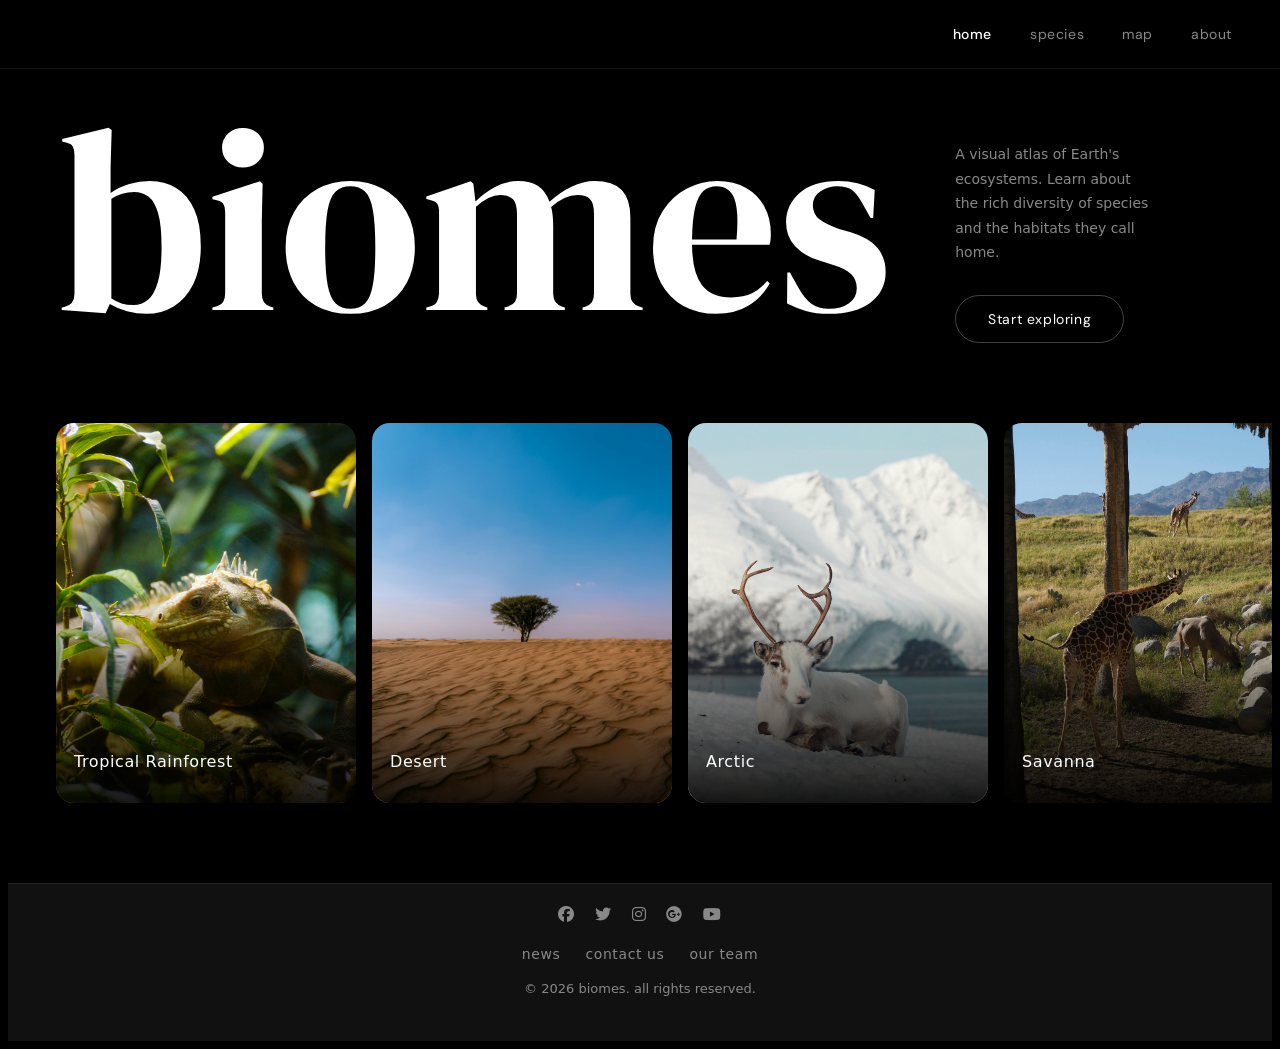
<file: index.html>
<!DOCTYPE html>
<html lang="en">
<head>
  <meta charset="UTF-8">
  <meta name="description" content="Biomes website">
  <meta name="keywords" content="Earth, ecosystems, species">
  <meta name="viewport" content="width=device-width, initial-scale=1.0">
  <title>biomes</title>
  <link rel="stylesheet" href="style/style.css">
  <link rel="stylesheet" href="https://cdnjs.cloudflare.com/ajax/libs/font-awesome/6.5.1/css/all.min.css" integrity="sha512-DTOQO9RWCH3ppGqcWaEA1BIZOC6xxalwEsw9c2QQeAIftl+Vegovlnee1c9QX4TctnWMn13TZye+giMm8e2LwA==" crossorigin="anonymous" referrerpolicy="no-referrer">
  <link rel="icon" href="images/logo.png" type="image/gif">
  <link href="https://fonts.googleapis.com/css2?family=DM+Sans:wght@300;400;500;600&family=DM+Serif+Display&display=swap" rel="stylesheet">
</head>
<body>

<header>
  <nav>
    <a href="index.html" class="active">home</a>
    <a href="species.html">species</a>
    <a href="map.html">map</a>
    <a href="about.html">about</a>
  </nav>
</header>

<main>
  <section class="hero">
    <h1 class="hero-title">biomes</h1>
    <section class="hero-right">
      <p class="hero-desc">
        A visual atlas of Earth's ecosystems. Learn about the rich diversity
        of species and the habitats they call home.
      </p>
      <a class="btn" href="newspaper.html">Start exploring</a>
    </section>
  </section>

  <section class="cards-row">
    <a class="biome-card" href="tropicalrainforest.html">
      <img src="images/tropicalrainforest.jpg" alt="Tropical Rainforest">
      <span class="card-overlay"></span>
      <p class="card-info">Tropical Rainforest</p>
    </a>

    <a class="biome-card" href="desert.html">
      <img src="images/desertpic.jpg" alt="Desert">
      <span class="card-overlay"></span>
      <p class="card-info">Desert</p>
    </a>

    <a class="biome-card" href="arctic.html">
      <img src="images/arcticpic.jpg" alt="Arctic">
      <span class="card-overlay"></span>
      <p class="card-info">Arctic</p>
    </a>

    <a class="biome-card" href="savanna.html">
      <img src="images/savannapic.jpg" alt="Savanna">
      <span class="card-overlay"></span>
      <p class="card-info">Savanna</p>
    </a>

    <a class="biome-card" href="ocean.html">
      <img src="images/oceanpic.jpg" alt="Ocean">
      <span class="card-overlay"></span>
      <p class="card-info">Ocean</p>
    </a>
  </section>
</main>

<footer class="footer">
  <section class="footerIcons">
    <a href="https://www.facebook.com/"><i class="fa-brands fa-facebook"></i></a>
    <a href="https://x.com/?lang=en-ie"><i class="fa-brands fa-twitter"></i></a>
    <a href="https://www.instagram.com/"><i class="fa-brands fa-instagram"></i></a>
    <a href="https://www.google.com/"><i class="fa-brands fa-google-plus"></i></a>
    <a href="https://www.youtube.com/"><i class="fa-brands fa-youtube"></i></a>
  </section>

  <ul class="footerMenu">
    <li><a href="newspaper.html">news</a></li>
    <li><a href="contact.html">contact us</a></li>
    <li><a href="team.html">our team</a></li>
  </ul>

  <section class="footerBottom">
    <p class="footer-copy">&copy; 2026 biomes. all rights reserved.</p>
  </section>
</footer>

</body>
</html>
</file>
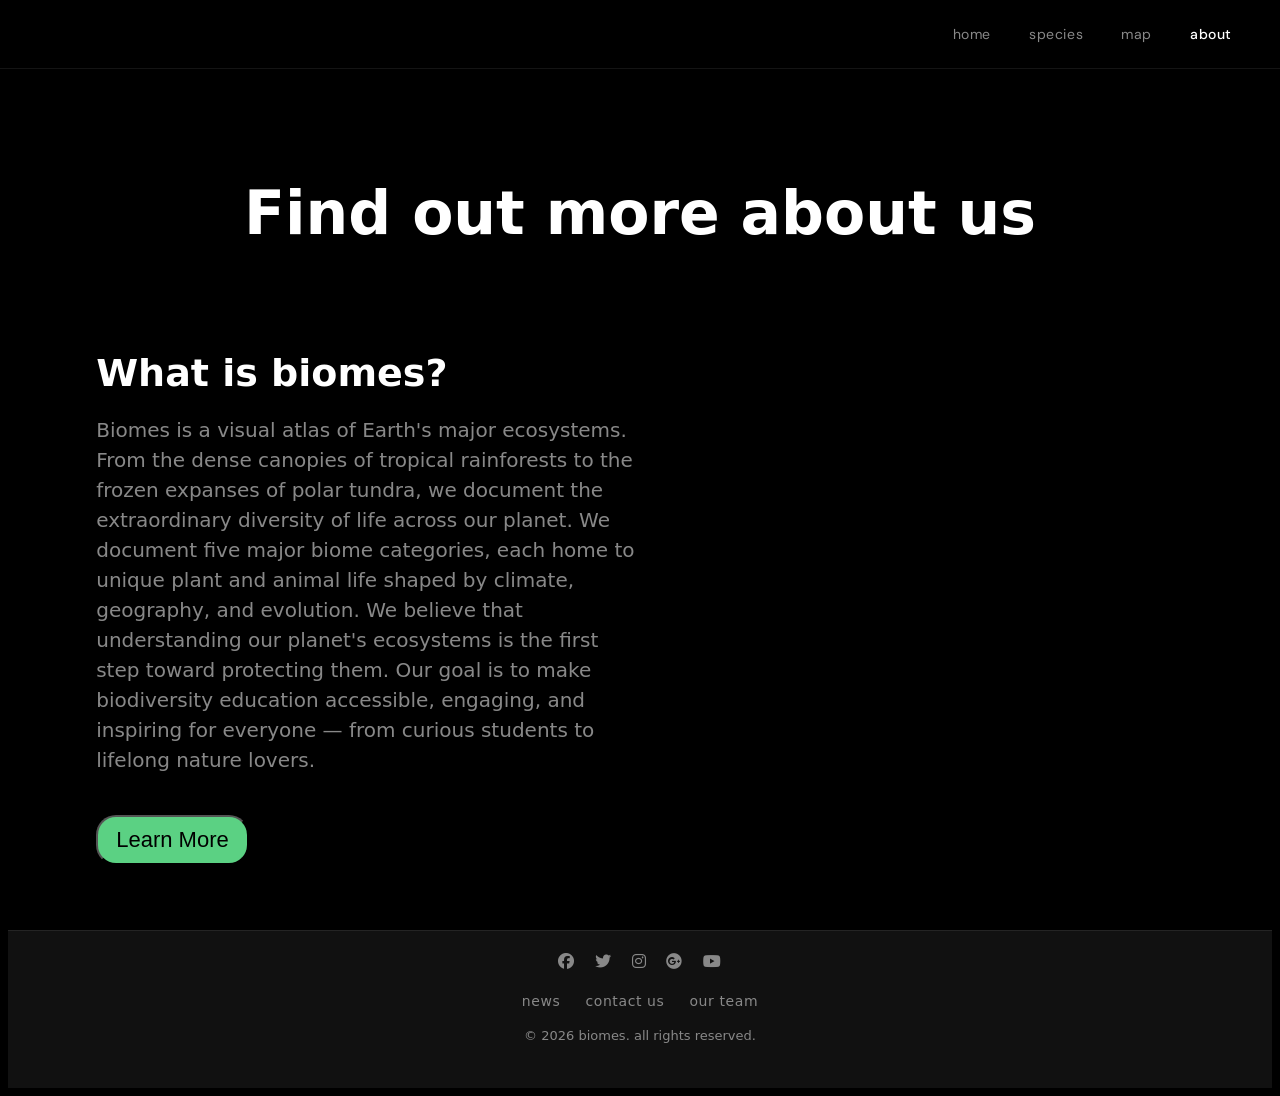
<file: about.html>
<!DOCTYPE html>
<html lang="en">
<head>
  <meta charset="UTF-8">
  <meta name="viewport" content="width=device-width, initial-scale=1.0">
  <meta name="keywords" content="Biomes, plant & animal">
  <link rel="stylesheet" href="style/style.css">
  <link rel="stylesheet" href="https://cdnjs.cloudflare.com/ajax/libs/font-awesome/6.5.1/css/all.min.css" integrity="sha512-DTOQO9RWCH3ppGqcWaEA1BIZOC6xxalwEsw9c2QQeAIftl+Vegovlnee1c9QX4TctnWMn13TZye+giMm8e2LwA==" crossorigin="anonymous" referrerpolicy="no-referrer">
  <link rel="icon" href="images/logo.png" type="image/gif">
  <link href="https://fonts.googleapis.com/css2?family=DM+Sans:wght@300;400;500;600&family=DM+Serif+Display&display=swap" rel="stylesheet">
  <title>about</title>
</head>
<body>

<header>
  <nav>
    <a href="index.html">home</a>
    <a href="species.html">species</a>
    <a href="map.html">map</a>
    <a href="about.html" class="active">about</a>
  </nav>
</header>

<main>
  <section class="about-hero">
    <h2 class="page-title">Find out more about us</h2>
    <section class="about-container">
      <section class="about-content">
        <h3>What is biomes?</h3>
        <p>Biomes is a visual atlas of Earth's major ecosystems. From the dense canopies of tropical rainforests to the frozen expanses of polar tundra, we document the extraordinary diversity of life across our planet.
We document five major biome categories, each home to unique plant and animal life shaped by climate, geography, and evolution.
We believe that understanding our planet's ecosystems is the first step toward protecting them. Our goal is to make biodiversity education accessible, engaging, and inspiring for everyone — from curious students to lifelong nature lovers.
        </p>
        <button class="about-button"><a href="learnmore.html">Learn More</a></button>
      </section>
      <section class="about-video">
        <iframe width="560" height="315" src="https://www.youtube.com/embed/Im_CndTJ5Jc?si=a_LTKWchzepNbkXV" title="YouTube video player" frameborder="0" allow="accelerometer; autoplay; clipboard-write; encrypted-media; gyroscope; picture-in-picture; web-share" referrerpolicy="strict-origin-when-cross-origin" allowfullscreen></iframe>
      </section>
    </section>
  </section>
</main>

<footer class="footer">
  <section class="footerIcons">
    <a href="https://www.facebook.com/"><i class="fa-brands fa-facebook"></i></a>
    <a href="https://x.com/?lang=en-ie"><i class="fa-brands fa-twitter"></i></a>
    <a href="https://www.instagram.com/"><i class="fa-brands fa-instagram"></i></a>
    <a href="https://www.google.com/"><i class="fa-brands fa-google-plus"></i></a>
    <a href="https://www.youtube.com/"><i class="fa-brands fa-youtube"></i></a>
  </section>

  <ul class="footerMenu">
    <li><a href="newspaper.html">news</a></li>
    <li><a href="contact.html">contact us</a></li>
    <li><a href="team.html">our team</a></li>
  </ul>

  <section class="footerBottom">
    <p class="footer-copy">&copy; 2026 biomes. all rights reserved.</p>
  </section>
</footer>

</body>
</html>
</file>
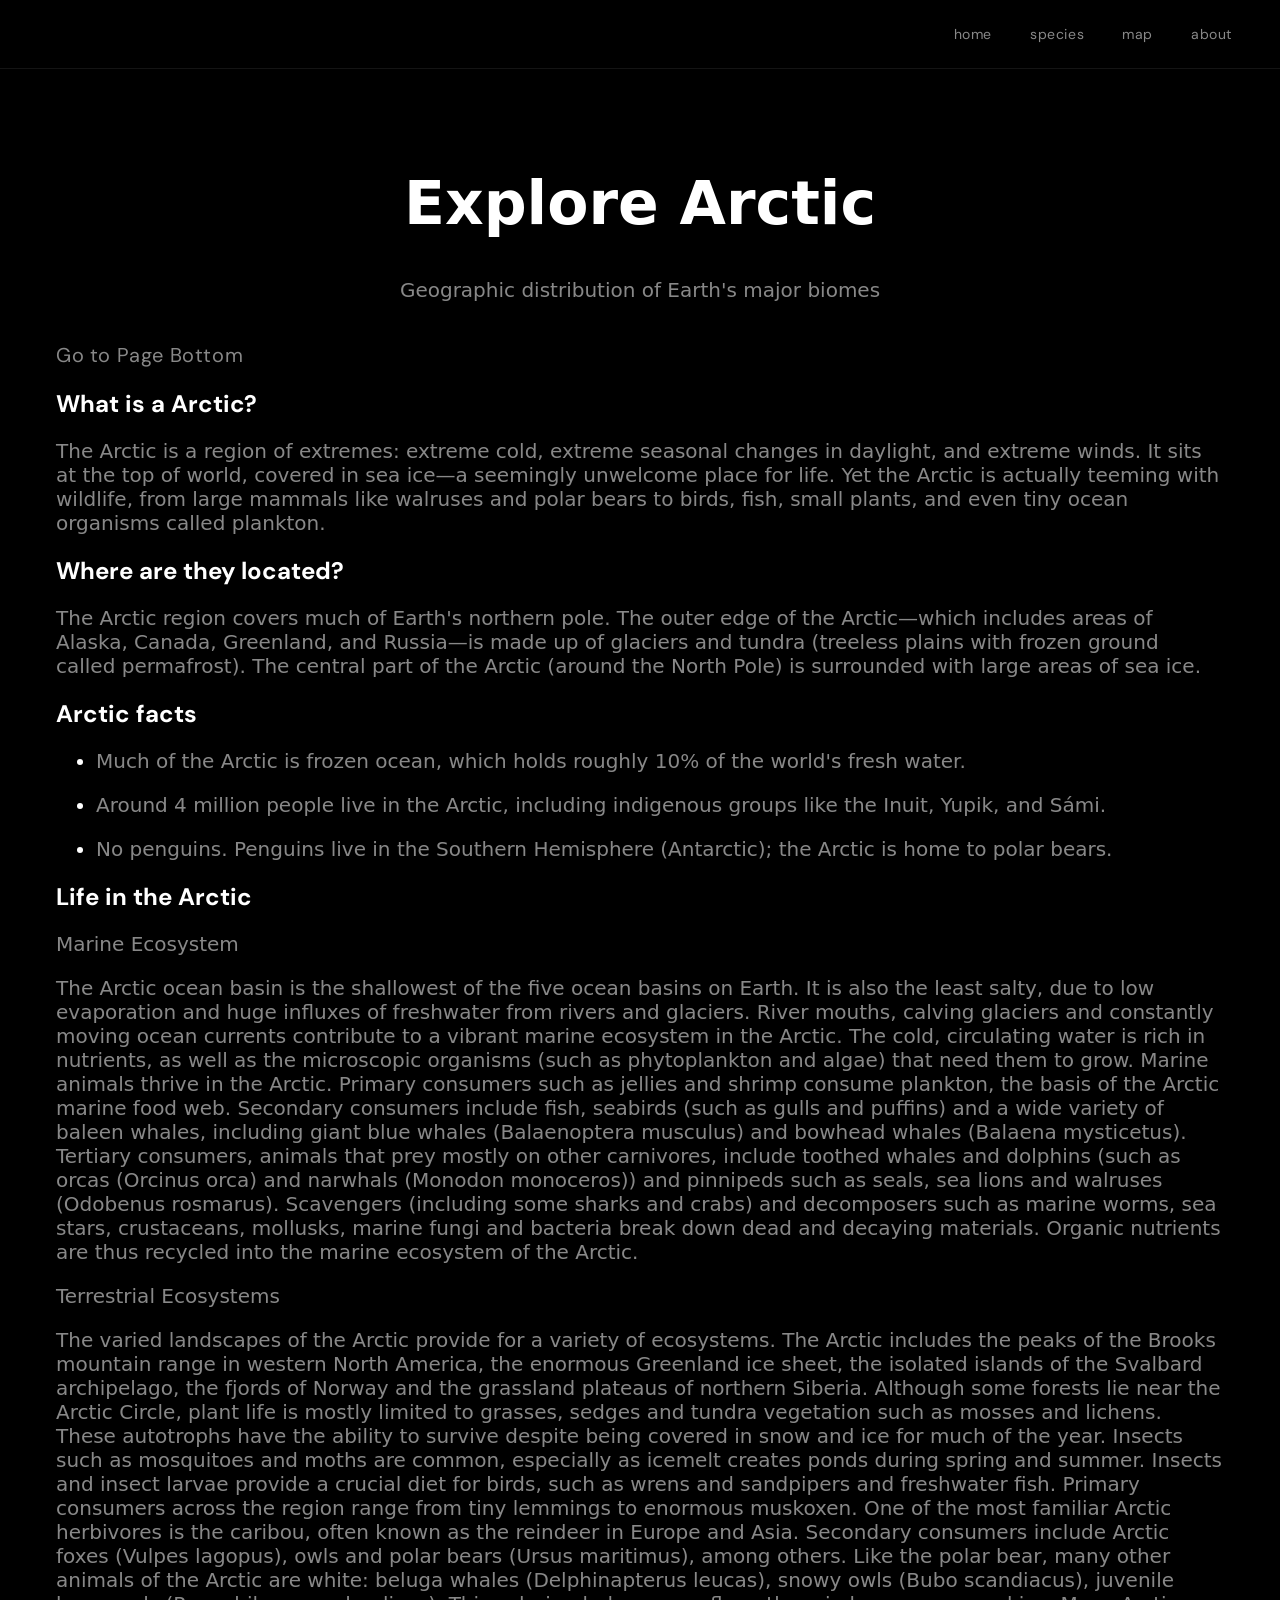
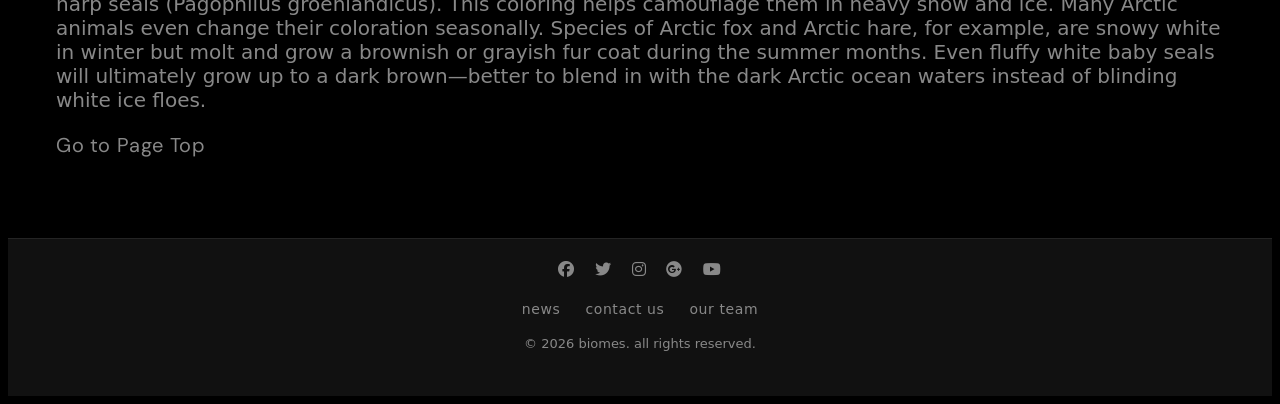
<file: arctic.html>
<!DOCTYPE html>
<html lang="en">
<head>
  <meta charset="UTF-8">
  <meta name="viewport" content="width=device-width, initial-scale=1.0">
  <meta name="keywords" content="Arctic, ecosystems & animals">
  <title>arctic</title>
  <link rel="stylesheet" href="style/style.css">
  <link rel="stylesheet" href="https://cdnjs.cloudflare.com/ajax/libs/font-awesome/6.5.1/css/all.min.css" integrity="sha512-DTOQO9RWCH3ppGqcWaEA1BIZOC6xxalwEsw9c2QQeAIftl+Vegovlnee1c9QX4TctnWMn13TZye+giMm8e2LwA==" crossorigin="anonymous" referrerpolicy="no-referrer">
  <link rel="icon" href="images/logo.png" type="image/gif">
  <link href="https://fonts.googleapis.com/css2?family=DM+Sans:wght@300;400;500;600&family=DM+Serif+Display&display=swap" rel="stylesheet">
</head>
<body>

<header>
  <nav>
    <a href="index.html">home</a>
    <a href="species.html">species</a>
    <a href="map.html">map</a>
    <a href="about.html">about</a>
  </nav>
</header>

<main class="content">
  <h1 class="page-title">Explore Arctic</h1>
  <p class="page-subtitle">Geographic distribution of Earth's major biomes</p>

  <a id="top"></a>
  <a href="#bottom">Go to Page Bottom</a>

  <section>
    <article>
      <h2>What is a Arctic?</h2>
      <p>The Arctic is a region of extremes: extreme cold, extreme seasonal changes in daylight, and extreme winds. It sits at the top of world, covered in sea ice—a seemingly unwelcome place for life. Yet the Arctic is actually teeming with wildlife, from large mammals like walruses and polar bears to birds, fish, small plants, and even tiny ocean organisms called plankton.</p>
      <h2>Where are they located?</h2>
      <p>The Arctic region covers much of Earth's northern pole. The outer edge of the Arctic—which includes areas of Alaska, Canada, Greenland, and Russia—is made up of glaciers and tundra (treeless plains with frozen ground called permafrost). The central part of the Arctic (around the North Pole) is surrounded with large areas of sea ice.</p>

      <aside>
        <h2>Arctic facts</h2>
        <ul>
          <li><p>Much of the Arctic is frozen ocean, which holds roughly 10% of the world's fresh water.</p></li>
          <li><p>Around 4 million people live in the Arctic, including indigenous groups like the Inuit, Yupik, and Sámi.</p></li>
          <li><p>No penguins. Penguins live in the Southern Hemisphere (Antarctic); the Arctic is home to polar bears.</p></li>
        </ul>
      </aside>

        <h2>Life in the Arctic</h2>
        <p>Marine Ecosystem</p>
        <p>The Arctic ocean basin is the shallowest of the five ocean basins on Earth. It is also the least salty, due to low evaporation and huge influxes of freshwater from rivers and glaciers.
        River mouths, calving glaciers and constantly moving ocean currents contribute to a vibrant marine ecosystem in the Arctic. The cold, circulating water is rich in nutrients, as well as the microscopic organisms (such as phytoplankton and algae) that need them to grow.
        Marine animals thrive in the Arctic. Primary consumers such as jellies and shrimp consume plankton, the basis of the Arctic marine food web.
        Secondary consumers include fish, seabirds (such as gulls and puffins) and a wide variety of baleen whales, including giant blue whales (Balaenoptera musculus) and bowhead whales (Balaena mysticetus).
        Tertiary consumers, animals that prey mostly on other carnivores, include toothed whales and dolphins (such as orcas (Orcinus orca) and narwhals (Monodon monoceros)) and pinnipeds such as seals, sea lions and walruses (Odobenus rosmarus).
        Scavengers (including some sharks and crabs) and decomposers such as marine worms, sea stars, crustaceans, mollusks, marine fungi and bacteria break down dead and decaying materials. Organic nutrients are thus recycled into the marine ecosystem of the Arctic.</p>
        <p>Terrestrial Ecosystems</p>
        <p>The varied landscapes of the Arctic provide for a variety of ecosystems. The Arctic includes the peaks of the Brooks mountain range in western North America, the enormous Greenland ice sheet, the isolated islands of the Svalbard archipelago, the fjords of Norway and the grassland plateaus of northern Siberia.
        Although some forests lie near the Arctic Circle, plant life is mostly limited to grasses, sedges and tundra vegetation such as mosses and lichens. These autotrophs have the ability to survive despite being covered in snow and ice for much of the year.
        Insects such as mosquitoes and moths are common, especially as icemelt creates ponds during spring and summer. Insects and insect larvae provide a crucial diet for birds, such as wrens and sandpipers and freshwater fish.
        Primary consumers across the region range from tiny lemmings to enormous muskoxen. One of the most familiar Arctic herbivores is the caribou, often known as the reindeer in Europe and Asia.
        Secondary consumers include Arctic foxes (Vulpes lagopus), owls and polar bears (Ursus maritimus), among others.
        Like the polar bear, many other animals of the Arctic are white: beluga whales (Delphinapterus leucas), snowy owls (Bubo scandiacus), juvenile harp seals (Pagophilus groenlandicus). This coloring helps camouflage them in heavy snow and ice.
        Many Arctic animals even change their coloration seasonally. Species of Arctic fox and Arctic hare, for example, are snowy white in winter but molt and grow a brownish or grayish fur coat during the summer months. Even fluffy white baby seals will ultimately grow up to a dark brown—better to blend in with the dark Arctic ocean waters instead of blinding white ice floes.</p>
      </aside>
    </article>

    <a id="bottom"></a>
    <a href="#top">Go to Page Top</a>
  </section>
</main>

<footer class="footer">
  <section class="footerIcons">
    <a href="https://www.facebook.com/"><i class="fa-brands fa-facebook"></i></a>
    <a href="https://x.com/?lang=en-ie"><i class="fa-brands fa-twitter"></i></a>
    <a href="https://www.instagram.com/"><i class="fa-brands fa-instagram"></i></a>
    <a href="https://www.google.com/"><i class="fa-brands fa-google-plus"></i></a>
    <a href="https://www.youtube.com/"><i class="fa-brands fa-youtube"></i></a>
  </section>

  <ul class="footerMenu">
    <li><a href="newspaper.html">news</a></li>
    <li><a href="contact.html">contact us</a></li>
    <li><a href="team.html">our team</a></li>
  </ul>

  <section class="footerBottom">
    <p class="footer-copy">&copy; 2026 biomes. all rights reserved.</p>
  </section>
</footer>

</body>
</html>
</file>
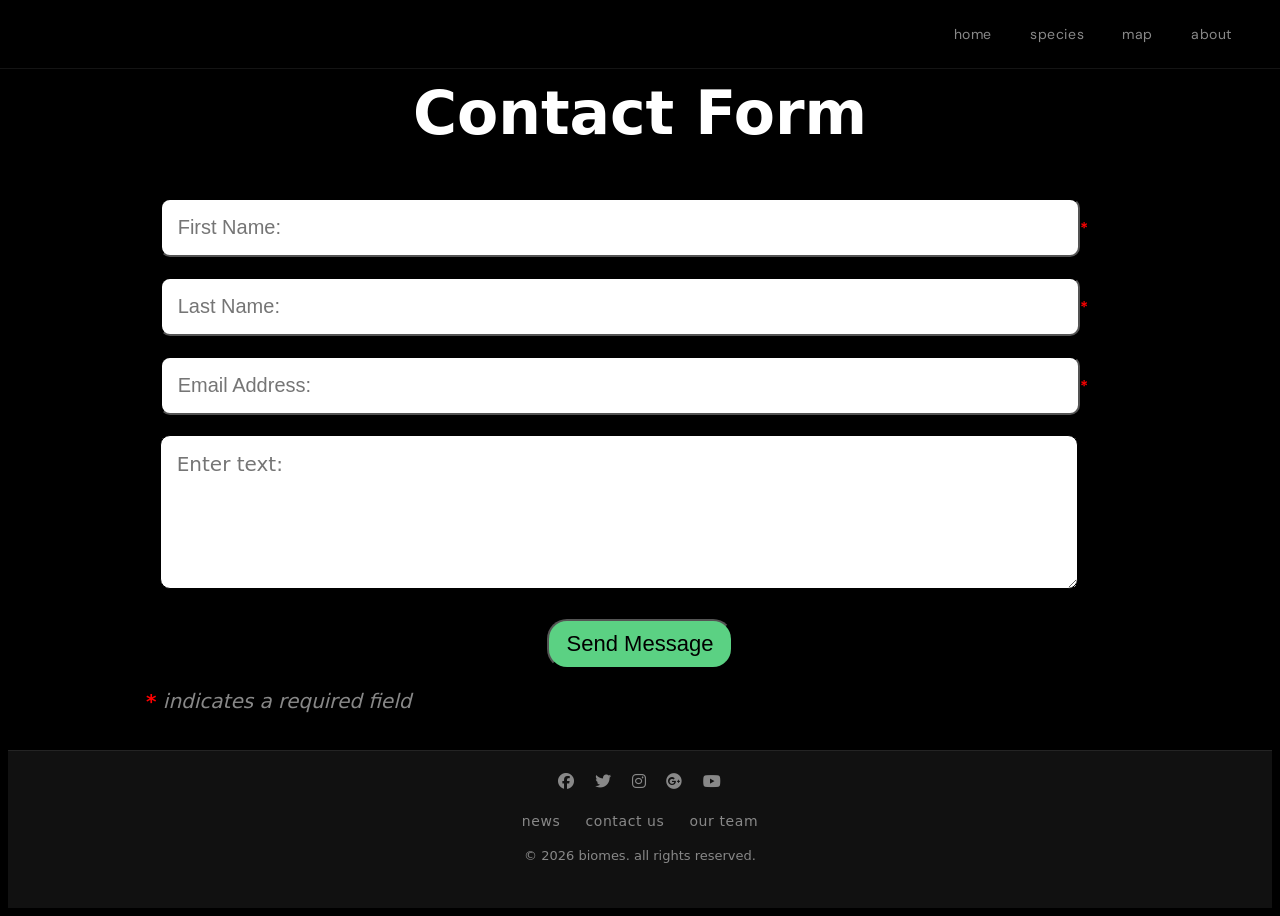
<file: contact.html>
<!DOCTYPE html>
<html lang="en">
<head>
  <meta charset="UTF-8">
  <meta name="viewport" content="width=device-width, initial-scale=1.0">
    <meta name="keywords" content="Contact page, biomes">
  <title>contact</title>
  <link rel="stylesheet" href="style/style.css">
  <link rel="stylesheet" href="https://cdnjs.cloudflare.com/ajax/libs/font-awesome/6.5.1/css/all.min.css" integrity="sha512-DTOQO9RWCH3ppGqcWaEA1BIZOC6xxalwEsw9c2QQeAIftl+Vegovlnee1c9QX4TctnWMn13TZye+giMm8e2LwA==" crossorigin="anonymous" referrerpolicy="no-referrer">
  <link rel="icon" href="images/logo.png" type="image/gif">
  <link href="https://fonts.googleapis.com/css2?family=DM+Sans:wght@300;400;500;600&family=DM+Serif+Display&display=swap" rel="stylesheet">
</head>
<body>

<header>
  <nav>
    <a href="index.html">home</a>
    <a href="species.html">species</a>
    <a href="map.html">map</a>
    <a href="about.html">about</a>
  </nav>
</header>

<main>
  <section>
    <h1 class="contact-title">Contact Form</h1>
    <form action="http://foo.com" method="get">
      <input type="text" name="first" placeholder="First Name:"><span class="required">*</span>
      <input type="text" name="last" placeholder="Last Name:"><span class="required">*</span>
      <input type="email" name="email" placeholder="Email Address:"><span class="required">*</span>
      <textarea rows="5" cols="60" name="message" placeholder="Enter text:" autocomplete="off" required></textarea>
      <button type="submit">Send Message</button>
    </form>
    <p style="margin-left: 138px"><span class="required">*</span> <em> indicates a required field</em></p>
  </section>
</main>

<footer class="footer">
  <section class="footerIcons">
    <a href="https://www.facebook.com/"><i class="fa-brands fa-facebook"></i></a>
    <a href="https://x.com/?lang=en-ie"><i class="fa-brands fa-twitter"></i></a>
    <a href="https://www.instagram.com/"><i class="fa-brands fa-instagram"></i></a>
    <a href="https://www.google.com/"><i class="fa-brands fa-google-plus"></i></a>
    <a href="https://www.youtube.com/"><i class="fa-brands fa-youtube"></i></a>
  </section>

  <ul class="footerMenu">
    <li><a href="newspaper.html">news</a></li>
    <li><a href="contact.html">contact us</a></li>
    <li><a href="team.html">our team</a></li>
  </ul>

  <section class="footerBottom">
    <p class="footer-copy">&copy; 2026 biomes. all rights reserved.</p>
  </section>
</footer>

</body>
</html>
</file>
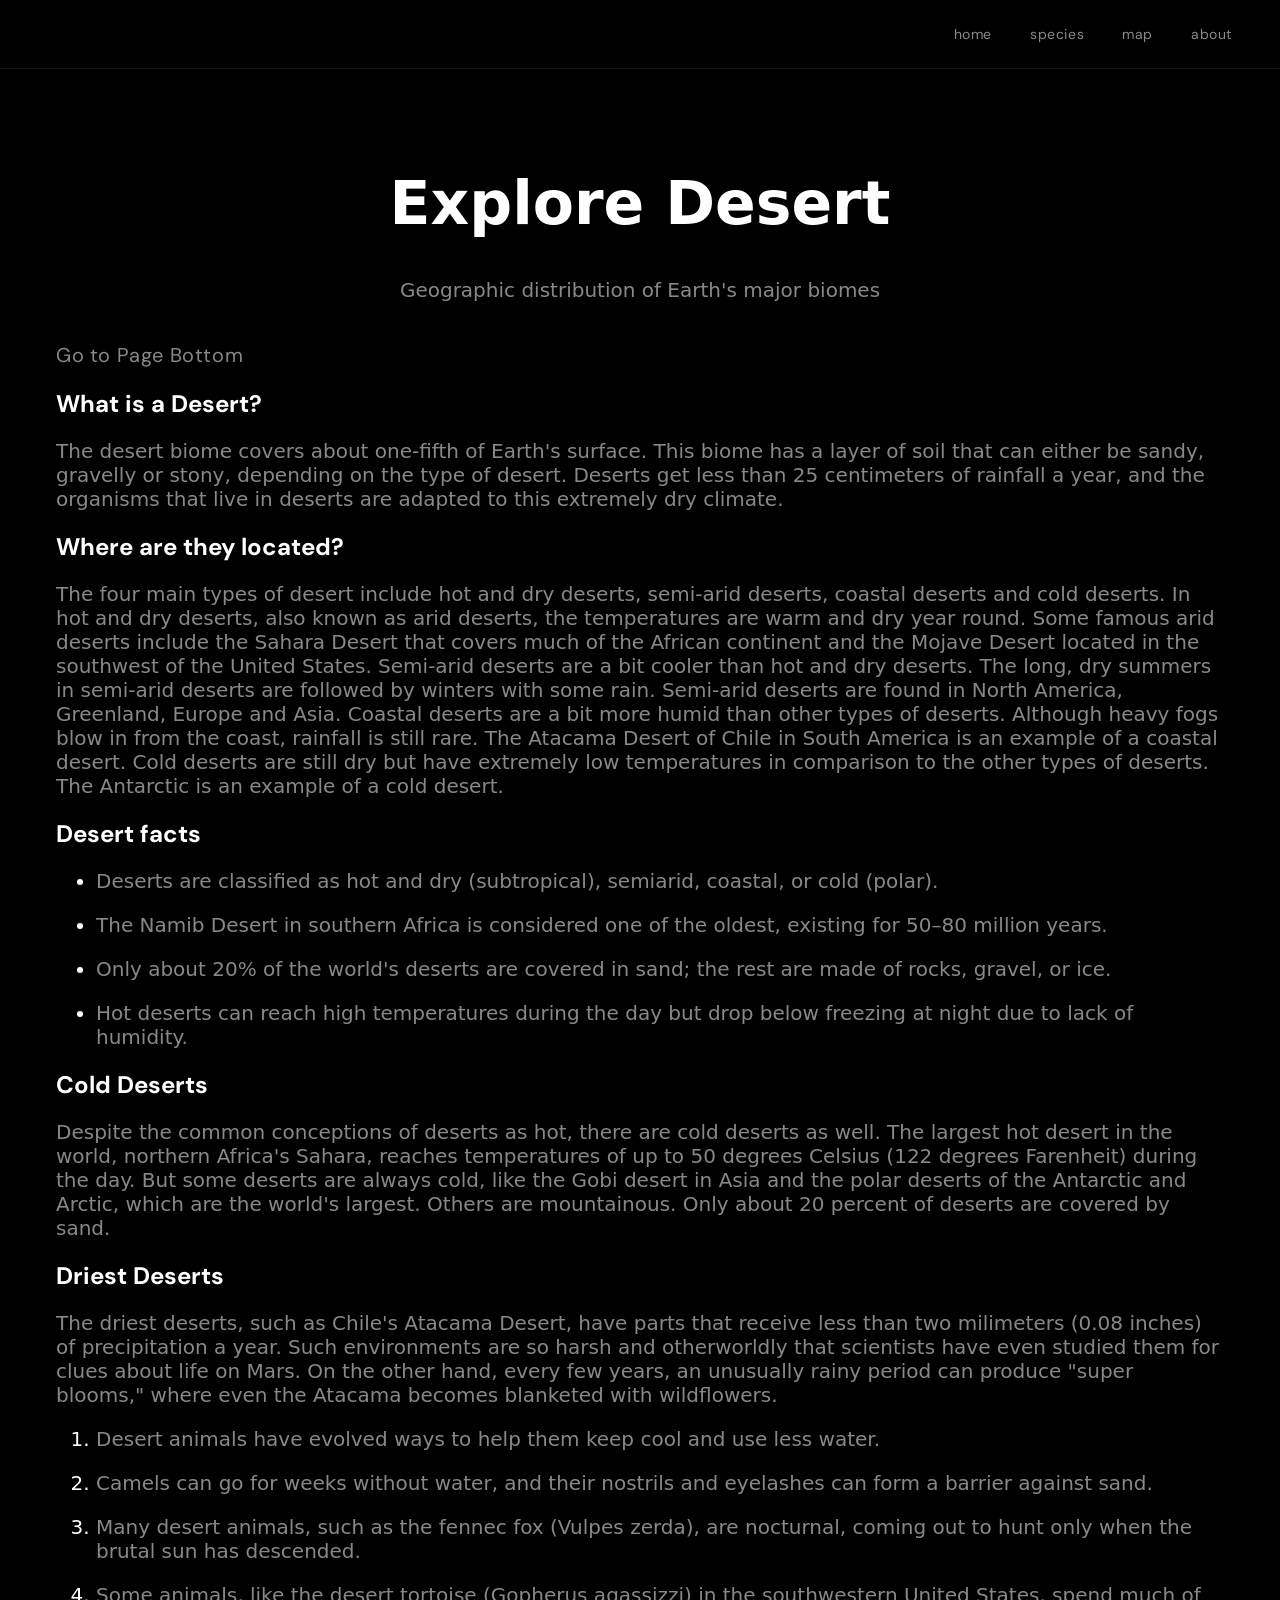
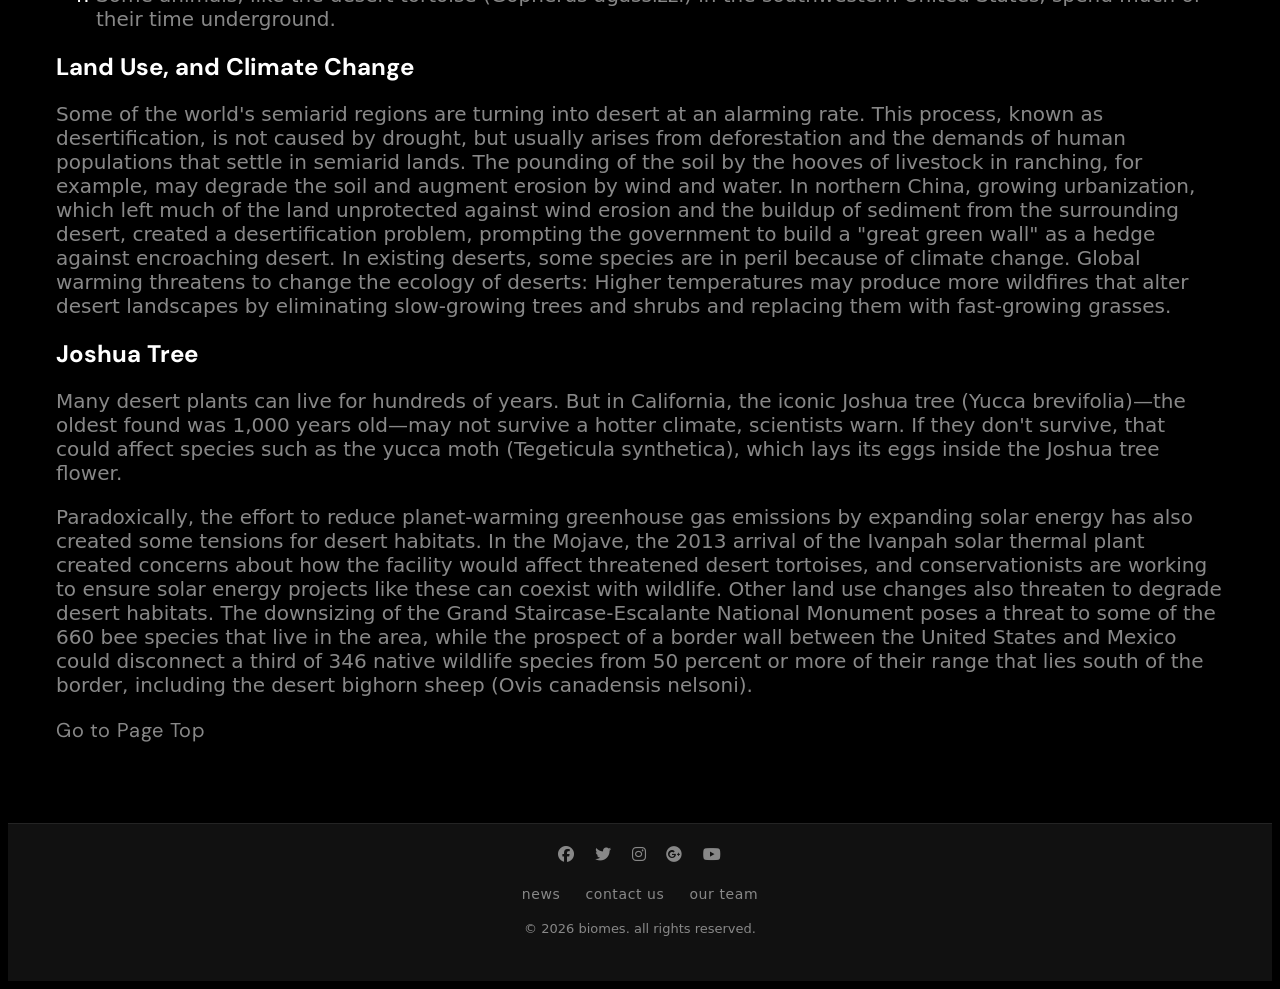
<file: desert.html>
<!DOCTYPE html>
<html lang="en">
<head>
  <meta charset="UTF-8">
  <meta name="viewport" content="width=device-width, initial-scale=1.0">
  <meta name="keywords" content="Desert, Plants & Animals">
  <title>desert</title>
  <link rel="stylesheet" href="style/style.css">
  <link rel="stylesheet" href="https://cdnjs.cloudflare.com/ajax/libs/font-awesome/6.5.1/css/all.min.css" integrity="sha512-DTOQO9RWCH3ppGqcWaEA1BIZOC6xxalwEsw9c2QQeAIftl+Vegovlnee1c9QX4TctnWMn13TZye+giMm8e2LwA==" crossorigin="anonymous" referrerpolicy="no-referrer">
  <link rel="icon" href="images/logo.png" type="image/gif">
  <link href="https://fonts.googleapis.com/css2?family=DM+Sans:wght@300;400;500;600&family=DM+Serif+Display&display=swap" rel="stylesheet">
</head>
<body>

<header>
  <nav>
    <a href="index.html">home</a>
    <a href="species.html">species</a>
    <a href="map.html">map</a>
    <a href="about.html">about</a>
  </nav>
</header>

<main class="content">
  <h1 class="page-title">Explore Desert</h1>
  <p class="page-subtitle">Geographic distribution of Earth's major biomes</p>

  <a id="top"></a>
  <a href="#bottom">Go to Page Bottom</a>

  <section>
    <article>
      <h2>What is a Desert?</h2>
      <p>The desert biome covers about one-fifth of Earth's surface. This biome has a layer of soil that can either be sandy, gravelly or stony, depending on the type of desert. Deserts get less than 25 centimeters of rainfall a year, and the organisms that live in deserts are adapted to this extremely dry climate.</p>
      <h2>Where are they located?</h2>
      <p>The four main types of desert include hot and dry deserts, semi-arid deserts, coastal deserts and cold deserts. In hot and dry deserts, also known as arid deserts, the temperatures are warm and dry year round. Some famous arid deserts include the Sahara Desert that covers much of the African continent and the Mojave Desert located in the southwest of the United States. Semi-arid deserts are a bit cooler than hot and dry deserts. The long, dry summers in semi-arid deserts are followed by winters with some rain. Semi-arid deserts are found in North America, Greenland, Europe and Asia. Coastal deserts are a bit more humid than other types of deserts. Although heavy fogs blow in from the coast, rainfall is still rare. The Atacama Desert of Chile in South America is an example of a coastal desert. Cold deserts are still dry but have extremely low temperatures in comparison to the other types of deserts. The Antarctic is an example of a cold desert.</p>

      <aside>
        <h2>Desert facts</h2>
        <ul>
          <li><p>Deserts are classified as hot and dry (subtropical), semiarid, coastal, or cold (polar).</p></li>
          <li><p>The Namib Desert in southern Africa is considered one of the oldest, existing for 50–80 million years.</p></li>
          <li><p>Only about 20% of the world's deserts are covered in sand; the rest are made of rocks, gravel, or ice.</p></li>
          <li><p>Hot deserts can reach high temperatures during the day but drop below freezing at night due to lack of humidity.</p></li>
        </ul>
      </aside>

      <h2>Cold Deserts</h2>
      <p>Despite the common conceptions of deserts as hot, there are cold deserts as well. The largest hot desert in the world, northern Africa's Sahara, reaches temperatures of up to 50 degrees Celsius (122 degrees Farenheit) during the day. But some deserts are always cold, like the Gobi desert in Asia and the polar deserts of the Antarctic and Arctic, which are the world's largest. Others are mountainous. Only about 20 percent of deserts are covered by sand.</p>

      <h2>Driest Deserts</h2>
      <p>The driest deserts, such as Chile's Atacama Desert, have parts that receive less than two milimeters (0.08 inches) of precipitation a year. Such environments are so harsh and otherworldly that scientists have even studied them for clues about life on Mars. On the other hand, every few years, an unusually rainy period can produce "super blooms," where even the Atacama becomes blanketed with wildflowers.</p>

        <aside>
        <ol>
          <li><p>Desert animals have evolved ways to help them keep cool and use less water.</p></li>
          <li><p>Camels can go for weeks without water, and their nostrils and eyelashes can form a barrier against sand.</p></li>
          <li><p>Many desert animals, such as the fennec fox (Vulpes zerda), are nocturnal, coming out to hunt only when the brutal sun has descended.</p></li>
          <li><p>Some animals, like the desert tortoise (Gopherus agassizzi) in the southwestern United States, spend much of their time underground.</p></li>
        </ol>
      </aside>

      <h2>Land Use, and Climate Change</h2>
      <p>Some of the world's semiarid regions are turning into desert at an alarming rate. This process, known as desertification, is not caused by drought, but usually arises from deforestation and the demands of human populations that settle in semiarid lands. The pounding of the soil by the hooves of livestock in ranching, for example, may degrade the soil and augment erosion by wind and water. In northern China, growing urbanization, which left much of the land unprotected against wind erosion and the buildup of sediment from the surrounding desert, created a desertification problem, prompting the government to build a "great green wall" as a hedge against encroaching desert.
      In existing deserts, some species are in peril because of climate change. Global warming threatens to change the ecology of deserts: Higher temperatures may produce more wildfires that alter desert landscapes by eliminating slow-growing trees and shrubs and replacing them with fast-growing grasses.</p>

      <h2>Joshua Tree</h2>
      <p>Many desert plants can live for hundreds of years. But in California, the iconic Joshua tree (Yucca brevifolia)—the oldest found was 1,000 years old—may not survive a hotter climate, scientists warn. If they don't survive, that could affect species such as the yucca moth (Tegeticula synthetica), which lays its eggs inside the Joshua tree flower.</p>

      <p>Paradoxically, the effort to reduce planet-warming greenhouse gas emissions by expanding solar energy has also created some tensions for desert habitats. In the Mojave, the 2013 arrival of the Ivanpah solar thermal plant created concerns about how the facility would affect threatened desert tortoises, and conservationists are working to ensure solar energy projects like these can coexist with wildlife.
      Other land use changes also threaten to degrade desert habitats. The downsizing of the Grand Staircase-Escalante National Monument poses a threat to some of the 660 bee species that live in the area, while the prospect of a border wall between the United States and Mexico could disconnect a third of 346 native wildlife species from 50 percent or more of their range that lies south of the border, including the desert bighorn sheep (Ovis canadensis nelsoni).</p>
    </article>

    <a id="bottom"></a>
    <a href="#top">Go to Page Top</a>
  </section>
</main>

<footer class="footer">
  <section class="footerIcons">
    <a href="https://www.facebook.com/"><i class="fa-brands fa-facebook"></i></a>
    <a href="https://x.com/?lang=en-ie"><i class="fa-brands fa-twitter"></i></a>
    <a href="https://www.instagram.com/"><i class="fa-brands fa-instagram"></i></a>
    <a href="https://www.google.com/"><i class="fa-brands fa-google-plus"></i></a>
    <a href="https://www.youtube.com/"><i class="fa-brands fa-youtube"></i></a>
  </section>

  <ul class="footerMenu">
    <li><a href="newspaper.html">news</a></li>
    <li><a href="contact.html">contact us</a></li>
    <li><a href="team.html">our team</a></li>
  </ul>

  <section class="footerBottom">
    <p class="footer-copy">&copy; 2026 biomes. all rights reserved.</p>
  </section>
</footer>

</body>
</html>
</file>
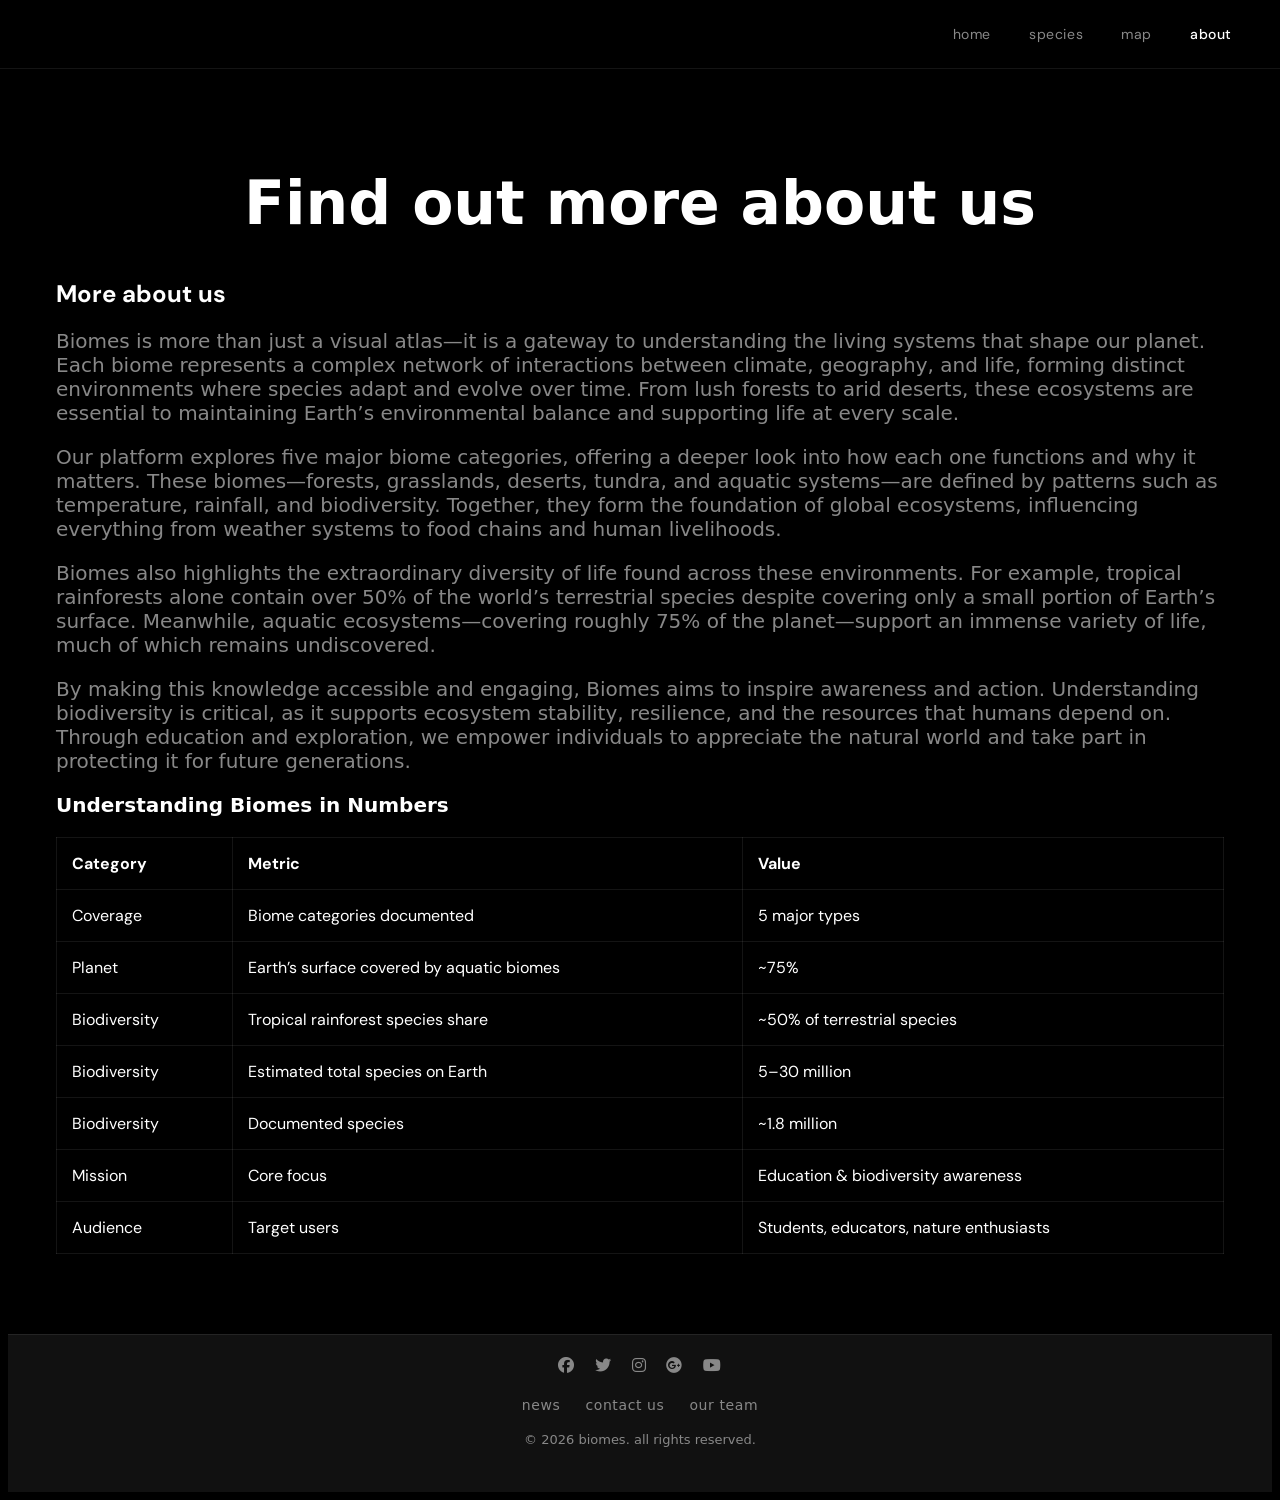
<file: learnmore.html>
<!DOCTYPE html>
<html lang="en">
<head>
  <meta charset="UTF-8">
  <meta name="viewport" content="width=device-width, initial-scale=1.0">
  <meta name="keywords" content="Learn more, biomes">
  <link rel="stylesheet" href="style/style.css">
  <link rel="stylesheet" href="https://cdnjs.cloudflare.com/ajax/libs/font-awesome/6.5.1/css/all.min.css" integrity="sha512-DTOQO9RWCH3ppGqcWaEA1BIZOC6xxalwEsw9c2QQeAIftl+Vegovlnee1c9QX4TctnWMn13TZye+giMm8e2LwA==" crossorigin="anonymous" referrerpolicy="no-referrer">
  <link rel="icon" href="images/logo.png" type="image/gif">
  <link href="https://fonts.googleapis.com/css2?family=DM+Sans:wght@300;400;500;600&family=DM+Serif+Display&display=swap" rel="stylesheet">
  <title>learn more</title>
</head>
<body>

<header>
  <nav>
    <a href="index.html">home</a>
    <a href="species.html">species</a>
    <a href="map.html">map</a>
    <a href="about.html" class="active">about</a>
  </nav>
</header>

<main class="content">
  <h1 class="page-title">Find out more about us</h1>
  <h2>More about us</h2>
  
    <p>Biomes is more than just a visual atlas—it is a gateway to understanding the living systems that shape our planet. Each biome represents a complex network of interactions between climate, geography, and life, forming distinct environments where species adapt and evolve over time. From lush forests to arid deserts, these ecosystems are essential to maintaining Earth’s environmental balance and supporting life at every scale.
    </p>
    <p>
Our platform explores five major biome categories, offering a deeper look into how each one functions and why it matters. These biomes—forests, grasslands, deserts, tundra, and aquatic systems—are defined by patterns such as temperature, rainfall, and biodiversity. Together, they form the foundation of global ecosystems, influencing everything from weather systems to food chains and human livelihoods.
    </p>
    <p>
      Biomes also highlights the extraordinary diversity of life found across these environments. For example, tropical rainforests alone contain over 50% of the world’s terrestrial species despite covering only a small portion of Earth’s surface. Meanwhile, aquatic ecosystems—covering roughly 75% of the planet—support an immense variety of life, much of which remains undiscovered.
    </p>
    <p>
By making this knowledge accessible and engaging, Biomes aims to inspire awareness and action. Understanding biodiversity is critical, as it supports ecosystem stability, resilience, and the resources that humans depend on. Through education and exploration, we empower individuals to appreciate the natural world and take part in protecting it for future generations.
    </p>

  <section>
    <h3>Understanding Biomes in Numbers</h3>
    <table style="width: 100%;">
      <tr>
        <th>Category</th>
        <th>Metric</th>
        <th>Value</th>
      </tr>
      <tr>
        <td>Coverage</td>
        <td>Biome categories documented</td>
        <td>5 major types</td>
      </tr>
      <tr>
        <td>Planet</td>
        <td>Earth’s surface covered by aquatic biomes</td>
        <td>~75%</td>
      </tr>
      <tr>
        <td>Biodiversity</td>
        <td>Tropical rainforest species share</td>
        <td>~50% of terrestrial species</td>
      </tr>
      <tr>
        <td>Biodiversity</td>
        <td>Estimated total species on Earth</td>
        <td>5–30 million</td>
      </tr>
      <tr>
        <td>Biodiversity</td>
        <td>Documented species</td>
        <td>~1.8 million</td>
      </tr>
      <tr>
        <td>Mission</td>
        <td>Core focus</td>
        <td>Education & biodiversity awareness</td>
      </tr>
      <tr>
        <td>Audience</td>
        <td>Target users</td>
        <td>Students, educators, nature enthusiasts</td>
      </tr>
    </table>
  </section>
</main>

<footer class="footer">
  <section class="footerIcons">
    <a href="https://www.facebook.com/"><i class="fa-brands fa-facebook"></i></a>
    <a href="https://x.com/?lang=en-ie"><i class="fa-brands fa-twitter"></i></a>
    <a href="https://www.instagram.com/"><i class="fa-brands fa-instagram"></i></a>
    <a href="https://www.google.com/"><i class="fa-brands fa-google-plus"></i></a>
    <a href="https://www.youtube.com/"><i class="fa-brands fa-youtube"></i></a>
  </section>

  <ul class="footerMenu">
    <li><a href="newspaper.html">news</a></li>
    <li><a href="contact.html">contact us</a></li>
    <li><a href="team.html">our team</a></li>
  </ul>

  <section class="footerBottom">
    <p class="footer-copy">&copy; 2026 biomes. all rights reserved.</p>
  </section>
</footer>

</body>
</html>
</file>
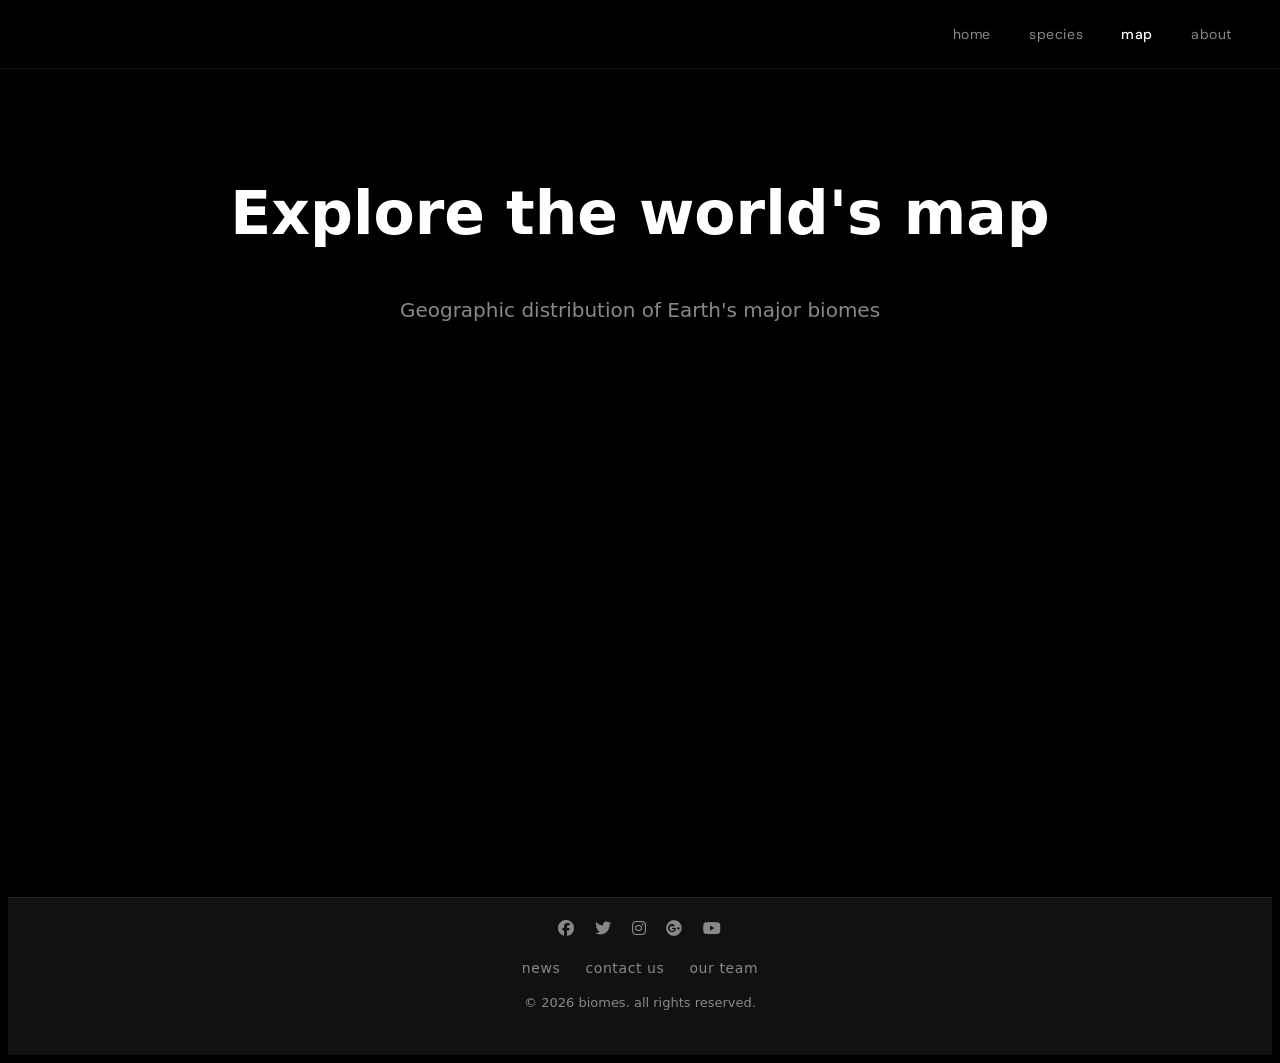
<file: map.html>
<!DOCTYPE html>
<html lang="en">
<head>
  <meta charset="UTF-8">
  <meta name="viewport" content="width=device-width, initial-scale=1.0">
  <meta name="keywords" content="Map, biomes">
  <title>map</title>
  <link rel="stylesheet" href="style/style.css">
  <link rel="stylesheet" href="https://cdnjs.cloudflare.com/ajax/libs/font-awesome/6.5.1/css/all.min.css" integrity="sha512-DTOQO9RWCH3ppGqcWaEA1BIZOC6xxalwEsw9c2QQeAIftl+Vegovlnee1c9QX4TctnWMn13TZye+giMm8e2LwA==" crossorigin="anonymous" referrerpolicy="no-referrer">
  <link rel="icon" href="images/logo.png" type="image/gif">
  <link href="https://fonts.googleapis.com/css2?family=DM+Sans:wght@400;500;600&family=DM+Serif+Display&display=swap" rel="stylesheet">
</head>
<body>

<header>
  <nav>
    <a href="index.html">home</a>
    <a href="species.html">species</a>
    <a href="map.html" class="active">map</a>
    <a href="about.html">about</a>
  </nav>
</header>

<main class="content">
  <h2 class="page-title">Explore the world's map</h2>
  <p class="page-subtitle">Geographic distribution of Earth's major biomes</p>

  <iframe src="https://www.google.com/maps/embed?pb=!1m18!1m12!1m3!1d2438535.60176637!2d-10.855800009433265!3d53.354310513948356!2m3!1f0!2f0!3f0!3m2!1i1024!2i768!4f13.1!3m3!1m2!1s0x4859bae45c4027fb%3A0xcf7c1234cedbf408!2z0IbRgNC70LDQvdC00ZbRjw!5e0!3m2!1suk!2sie!4v1773824510136!5m2!1suk!2sie" height="450" style="border:0;" allowfullscreen="" title="World map"></iframe>
</main>

<footer class="footer">
  <section class="footerIcons">
    <a href="https://www.facebook.com/"><i class="fa-brands fa-facebook"></i></a>
    <a href="https://x.com/?lang=en-ie"><i class="fa-brands fa-twitter"></i></a>
    <a href="https://www.instagram.com/"><i class="fa-brands fa-instagram"></i></a>
    <a href="https://www.google.com/"><i class="fa-brands fa-google-plus"></i></a>
    <a href="https://www.youtube.com/"><i class="fa-brands fa-youtube"></i></a>
  </section>

  <ul class="footerMenu">
    <li><a href="newspaper.html">news</a></li>
    <li><a href="contact.html">contact us</a></li>
    <li><a href="team.html">our team</a></li>
  </ul>

  <section class="footerBottom">
    <p class="footer-copy">&copy; 2026 biomes. all rights reserved.</p>
  </section>
</footer>

</body>
</html>
</file>
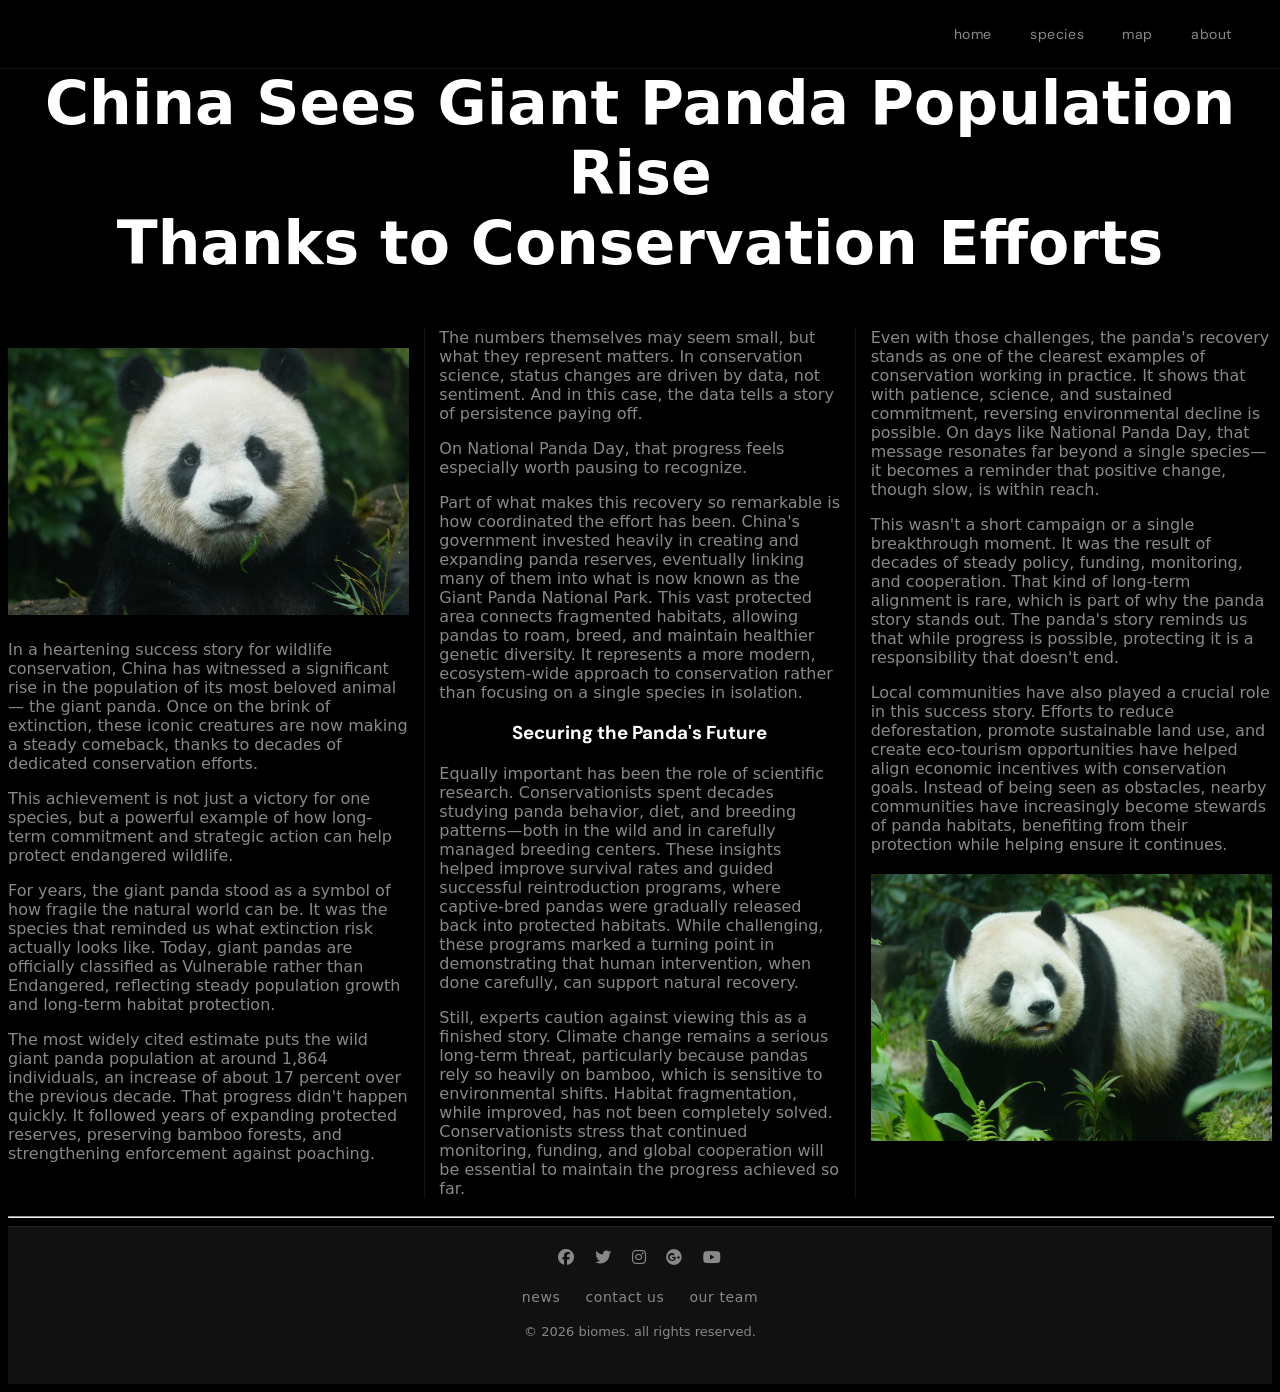
<file: newspaper.html>
<!DOCTYPE html>
<html lang="en">
<head>
  <meta charset="UTF-8">
  <meta name="viewport" content="width=device-width, initial-scale=1.0">
  <meta name="keywords" content="Newspaper, panda">
  <title>newspaper</title>
  <link rel="stylesheet" href="style/style.css">
  <link rel="stylesheet" href="https://cdnjs.cloudflare.com/ajax/libs/font-awesome/6.5.1/css/all.min.css" integrity="sha512-DTOQO9RWCH3ppGqcWaEA1BIZOC6xxalwEsw9c2QQeAIftl+Vegovlnee1c9QX4TctnWMn13TZye+giMm8e2LwA==" crossorigin="anonymous" referrerpolicy="no-referrer">
  <link rel="icon" href="images/logo.png" type="image/gif">
  <link href="https://fonts.googleapis.com/css2?family=DM+Sans:wght@300;400;500;600&family=DM+Serif+Display&display=swap" rel="stylesheet">
</head>
<body>

<header>
  <nav>
    <a href="index.html">home</a>
    <a href="species.html">species</a>
    <a href="map.html">map</a>
    <a href="about.html">about</a>
  </nav>
</header>

<main>
  <section class="container">
      <hr style="width: 100%;">
  <h2 class="page-title">China Sees Giant Panda Population Rise<br>Thanks to Conservation Efforts</h2>
    <article class="newspaper-columns">
    <p><img class="newspaper-image" src="images/panda.jpg" alt="Panda"></p>
    <p class="paragraph">In a heartening success story for wildlife conservation, China has witnessed a significant rise in the population of its most beloved animal — the giant panda. Once on the brink of extinction, these iconic creatures are now making a steady comeback, thanks to decades of dedicated conservation efforts.</p>
    <p class="paragraph">This achievement is not just a victory for one species, but a powerful example of how long-term commitment and strategic action can help protect endangered wildlife.</p>
    <p class="paragraph">For years, the giant panda stood as a symbol of how fragile the natural world can be. It was the species that reminded us what extinction risk actually looks like. Today, giant pandas are officially classified as Vulnerable rather than Endangered, reflecting steady population growth and long-term habitat protection.</p>
    <p class="paragraph">The most widely cited estimate puts the wild giant panda population at around 1,864 individuals, an increase of about 17 percent over the previous decade. That progress didn't happen quickly. It followed years of expanding protected reserves, preserving bamboo forests, and strengthening enforcement against poaching.</p>
    <p class="paragraph">The numbers themselves may seem small, but what they represent matters. In conservation science, status changes are driven by data, not sentiment. And in this case, the data tells a story of persistence paying off.</p>
    <p class="paragraph">On National Panda Day, that progress feels especially worth pausing to recognize.</p>
    <p class="paragraph">Part of what makes this recovery so remarkable is how coordinated the effort has been. China's government invested heavily in creating and expanding panda reserves, eventually linking many of them into what is now known as the Giant Panda National Park. This vast protected area connects fragmented habitats, allowing pandas to roam, breed, and maintain healthier genetic diversity. It represents a more modern, ecosystem-wide approach to conservation rather than focusing on a single species in isolation.</p>
    
    <h1 class="title">Securing the Panda's Future</h1>
    <p class="paragraph">Equally important has been the role of scientific research. Conservationists spent decades studying panda behavior, diet, and breeding patterns—both in the wild and in carefully managed breeding centers. These insights helped improve survival rates and guided successful reintroduction programs, where captive-bred pandas were gradually released back into protected habitats. While challenging, these programs marked a turning point in demonstrating that human intervention, when done carefully, can support natural recovery.</p>

    <p class="paragraph">Still, experts caution against viewing this as a finished story. Climate change remains a serious long-term threat, particularly because pandas rely so heavily on bamboo, which is sensitive to environmental shifts. Habitat fragmentation, while improved, has not been completely solved. Conservationists stress that continued monitoring, funding, and global cooperation will be essential to maintain the progress achieved so far.</p>
    <p class="paragraph">Even with those challenges, the panda's recovery stands as one of the clearest examples of conservation working in practice. It shows that with patience, science, and sustained commitment, reversing environmental decline is possible. On days like National Panda Day, that message resonates far beyond a single species—it becomes a reminder that positive change, though slow, is within reach.</p>
    <p class="paragraph">This wasn't a short campaign or a single breakthrough moment. It was the result of decades of steady policy, funding, monitoring, and cooperation. That kind of long-term alignment is rare, which is part of why the panda story stands out. The panda's story reminds us that while progress is possible, protecting it is a responsibility that doesn't end.</p>
    <p class="paragraph">Local communities have also played a crucial role in this success story. Efforts to reduce deforestation, promote sustainable land use, and create eco-tourism opportunities have helped align economic incentives with conservation goals. Instead of being seen as obstacles, nearby communities have increasingly become stewards of panda habitats, benefiting from their protection while helping ensure it continues.</p>
    <p><img class="newspaper-image" src="images/pandawalking.jpg" alt="Panda Walking"></p>
    </article>
  </section>

  <hr style="width: 100%;">
</main>

<footer class="footer">
  <section class="footerIcons">
    <a href="https://www.facebook.com/"><i class="fa-brands fa-facebook"></i></a>
    <a href="https://x.com/?lang=en-ie"><i class="fa-brands fa-twitter"></i></a>
    <a href="https://www.instagram.com/"><i class="fa-brands fa-instagram"></i></a>
    <a href="https://www.google.com/"><i class="fa-brands fa-google-plus"></i></a>
    <a href="https://www.youtube.com/"><i class="fa-brands fa-youtube"></i></a>
  </section>

  <ul class="footerMenu">
    <li><a href="newspaper.html">news</a></li>
    <li><a href="contact.html">contact us</a></li>
    <li><a href="team.html">our team</a></li>
  </ul>

  <section class="footerBottom">
    <p class="footer-copy">&copy; 2026 biomes. all rights reserved.</p>
  </section>
</footer>

</body>
</html>
</file>
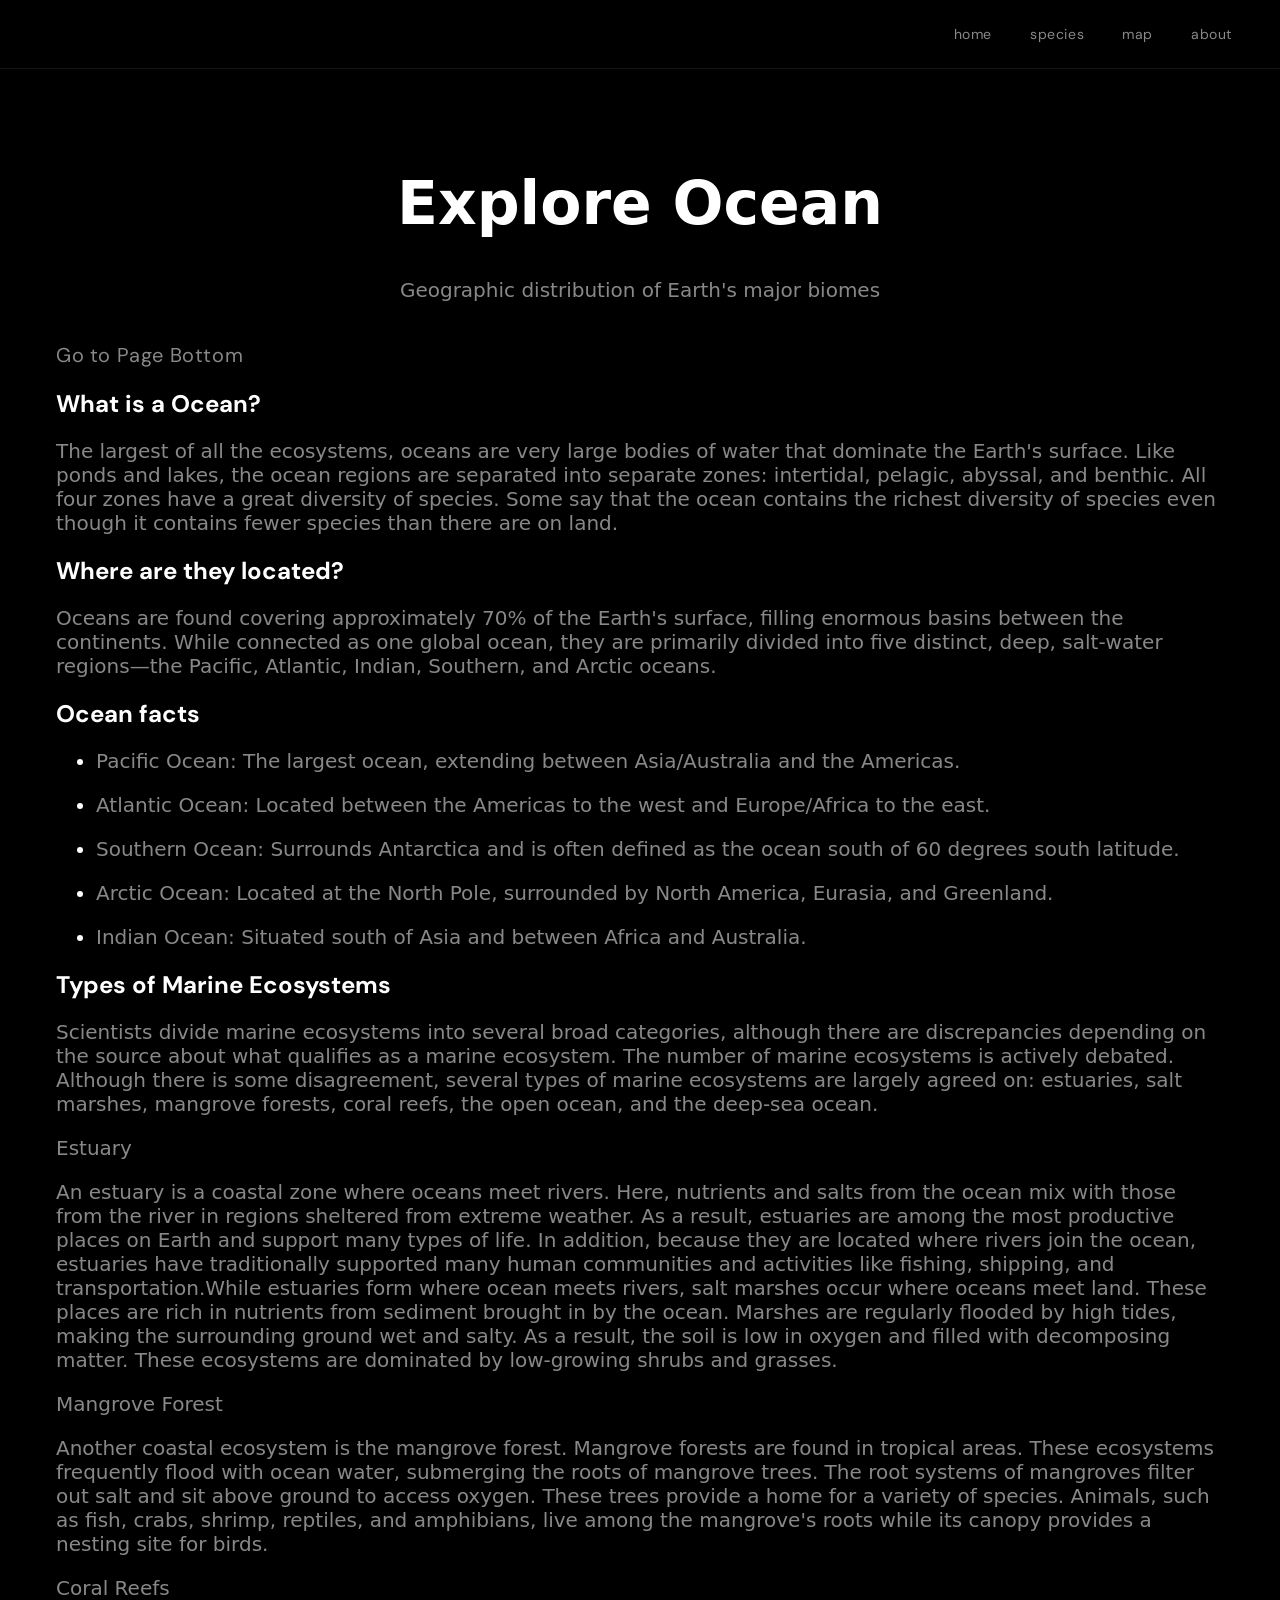
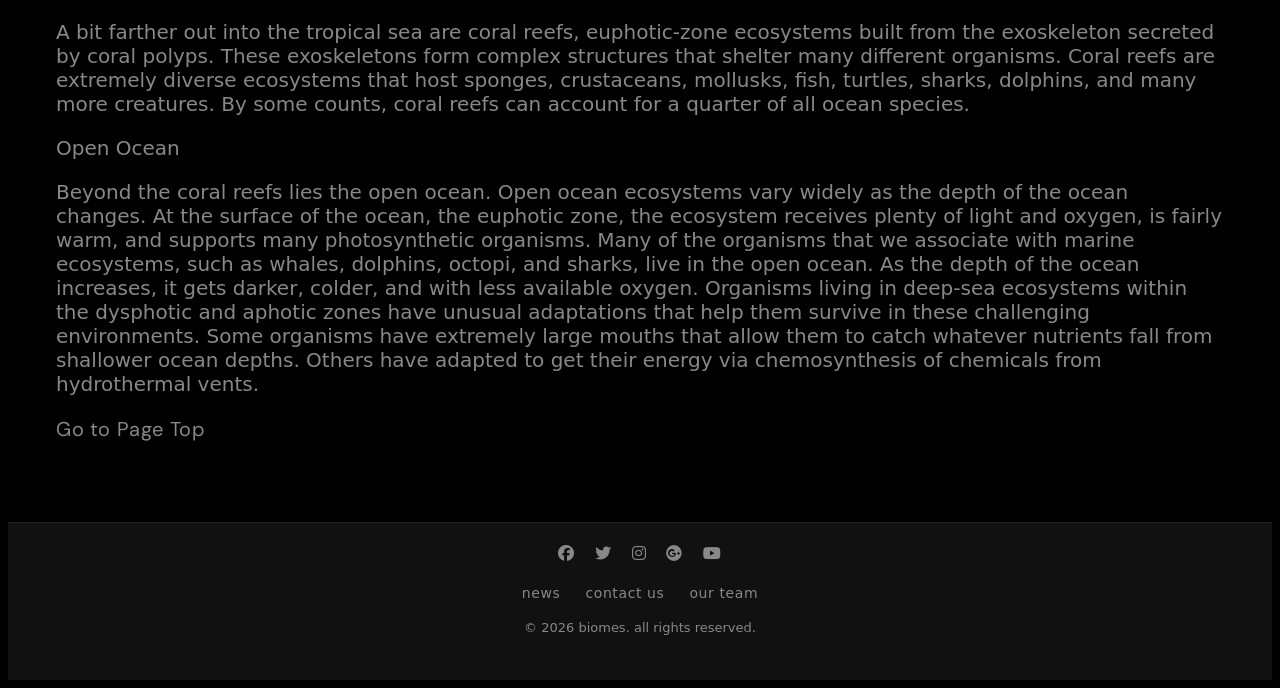
<file: ocean.html>
<!DOCTYPE html>
<html lang="en">
<head>
  <meta charset="UTF-8">
  <meta name="viewport" content="width=device-width, initial-scale=1.0">
  <meta name="keywords" content="Ocean, Earth & ecosystem">
  <title>ocean</title>
  <link rel="stylesheet" href="style/style.css">
  <link rel="stylesheet" href="https://cdnjs.cloudflare.com/ajax/libs/font-awesome/6.5.1/css/all.min.css" integrity="sha512-DTOQO9RWCH3ppGqcWaEA1BIZOC6xxalwEsw9c2QQeAIftl+Vegovlnee1c9QX4TctnWMn13TZye+giMm8e2LwA==" crossorigin="anonymous" referrerpolicy="no-referrer">
  <link rel="icon" href="images/logo.png" type="image/gif">
  <link href="https://fonts.googleapis.com/css2?family=DM+Sans:wght@300;400;500;600&family=DM+Serif+Display&display=swap" rel="stylesheet">
</head>
<body>

<header>
  <nav>
    <a href="index.html">home</a>
    <a href="species.html">species</a>
    <a href="map.html">map</a>
    <a href="about.html">about</a>
  </nav>
</header>

<main class="content">
  <h1 class="page-title">Explore Ocean</h1>
  <p class="page-subtitle">Geographic distribution of Earth's major biomes</p>

  <a id="top"></a>
  <a href="#bottom">Go to Page Bottom</a>

  <section>
    <article>
      <h2>What is a Ocean?</h2>
      <p>The largest of all the ecosystems, oceans are very large bodies of water that dominate the Earth's surface. Like ponds and lakes, the ocean regions are separated into separate zones: intertidal, pelagic, abyssal, and benthic. All four zones have a great diversity of species. Some say that the ocean contains the richest diversity of species even though it contains fewer species than there are on land.</p>
      <h2>Where are they located?</h2>
      <p>Oceans are found covering approximately 70% of the Earth's surface, filling enormous basins between the continents. While connected as one global ocean, they are primarily divided into five distinct, deep, salt-water regions—the Pacific, Atlantic, Indian, Southern, and Arctic oceans.</p>

      <aside>
        <h2>Ocean facts</h2>
        <ul>
          <li><p>Pacific Ocean: The largest ocean, extending between Asia/Australia and the Americas.</p></li>
          <li><p>Atlantic Ocean: Located between the Americas to the west and Europe/Africa to the east.</p></li>
          <li><p>Southern Ocean: Surrounds Antarctica and is often defined as the ocean south of 60 degrees south latitude.</p></li>
          <li><p>Arctic Ocean: Located at the North Pole, surrounded by North America, Eurasia, and Greenland.</p></li>
          <li><p>Indian Ocean: Situated south of Asia and between Africa and Australia.</p></li>
        </ul>
      </aside>

      <aside>
        <h2>Types of Marine Ecosystems</h2>
        <p>Scientists divide marine ecosystems into several broad categories, although there are discrepancies depending on the source about what qualifies as a marine ecosystem. The number of marine ecosystems is actively debated. Although there is some disagreement, several types of marine ecosystems are largely agreed on: estuaries, salt marshes, mangrove forests, coral reefs, the open ocean, and the deep-sea ocean.</p>
        <p>Estuary</p>
        <p>An estuary is a coastal zone where oceans meet rivers. Here, nutrients and salts from the ocean mix with those from the river in regions sheltered from extreme weather. As a result, estuaries are among the most productive places on Earth and support many types of life. In addition, because they are located where rivers join the ocean, estuaries have traditionally supported many human communities and activities like fishing, shipping, and transportation.While estuaries form where ocean meets rivers, salt marshes occur where oceans meet land. These places are rich in nutrients from sediment brought in by the ocean. Marshes are regularly flooded by high tides, making the surrounding ground wet and salty. As a result, the soil is low in oxygen and filled with decomposing matter. These ecosystems are dominated by low-growing shrubs and grasses.</p>
        <p>Mangrove Forest</p>
        <p>Another coastal ecosystem is the mangrove forest. Mangrove forests are found in tropical areas. These ecosystems frequently flood with ocean water, submerging the roots of mangrove trees. The root systems of mangroves filter out salt and sit above ground to access oxygen. These trees provide a home for a variety of species. Animals, such as fish, crabs, shrimp, reptiles, and amphibians, live among the mangrove's roots while its canopy provides a nesting site for birds.</p>
        <p>Coral Reefs</p>
        <p>A bit farther out into the tropical sea are coral reefs, euphotic-zone ecosystems built from the exoskeleton secreted by coral polyps. These exoskeletons form complex structures that shelter many different organisms. Coral reefs are extremely diverse ecosystems that host sponges, crustaceans, mollusks, fish, turtles, sharks, dolphins, and many more creatures. By some counts, coral reefs can account for a quarter of all ocean species.</p>
        <p>Open Ocean</p>
        <p>Beyond the coral reefs lies the open ocean. Open ocean ecosystems vary widely as the depth of the ocean changes. At the surface of the ocean, the euphotic zone, the ecosystem receives plenty of light and oxygen, is fairly warm, and supports many photosynthetic organisms. Many of the organisms that we associate with marine ecosystems, such as whales, dolphins, octopi, and sharks, live in the open ocean.
        As the depth of the ocean increases, it gets darker, colder, and with less available oxygen. Organisms living in deep-sea ecosystems within the dysphotic and aphotic zones have unusual adaptations that help them survive in these challenging environments. Some organisms have extremely large mouths that allow them to catch whatever nutrients fall from shallower ocean depths. Others have adapted to get their energy via chemosynthesis of chemicals from hydrothermal vents.</p>
      </aside>
    </article>

    <a id="bottom"></a>
    <a href="#top">Go to Page Top</a>
  </section>
</main>

<footer class="footer">
  <section class="footerIcons">
    <a href="https://www.facebook.com/"><i class="fa-brands fa-facebook"></i></a>
    <a href="https://x.com/?lang=en-ie"><i class="fa-brands fa-twitter"></i></a>
    <a href="https://www.instagram.com/"><i class="fa-brands fa-instagram"></i></a>
    <a href="https://www.google.com/"><i class="fa-brands fa-google-plus"></i></a>
    <a href="https://www.youtube.com/"><i class="fa-brands fa-youtube"></i></a>
  </section>

  <ul class="footerMenu">
    <li><a href="newspaper.html">news</a></li>
    <li><a href="contact.html">contact us</a></li>
    <li><a href="team.html">our team</a></li>
  </ul>

  <section class="footerBottom">
    <p class="footer-copy">&copy; 2026 biomes. all rights reserved.</p>
  </section>
</footer>

</body>
</html>
</file>
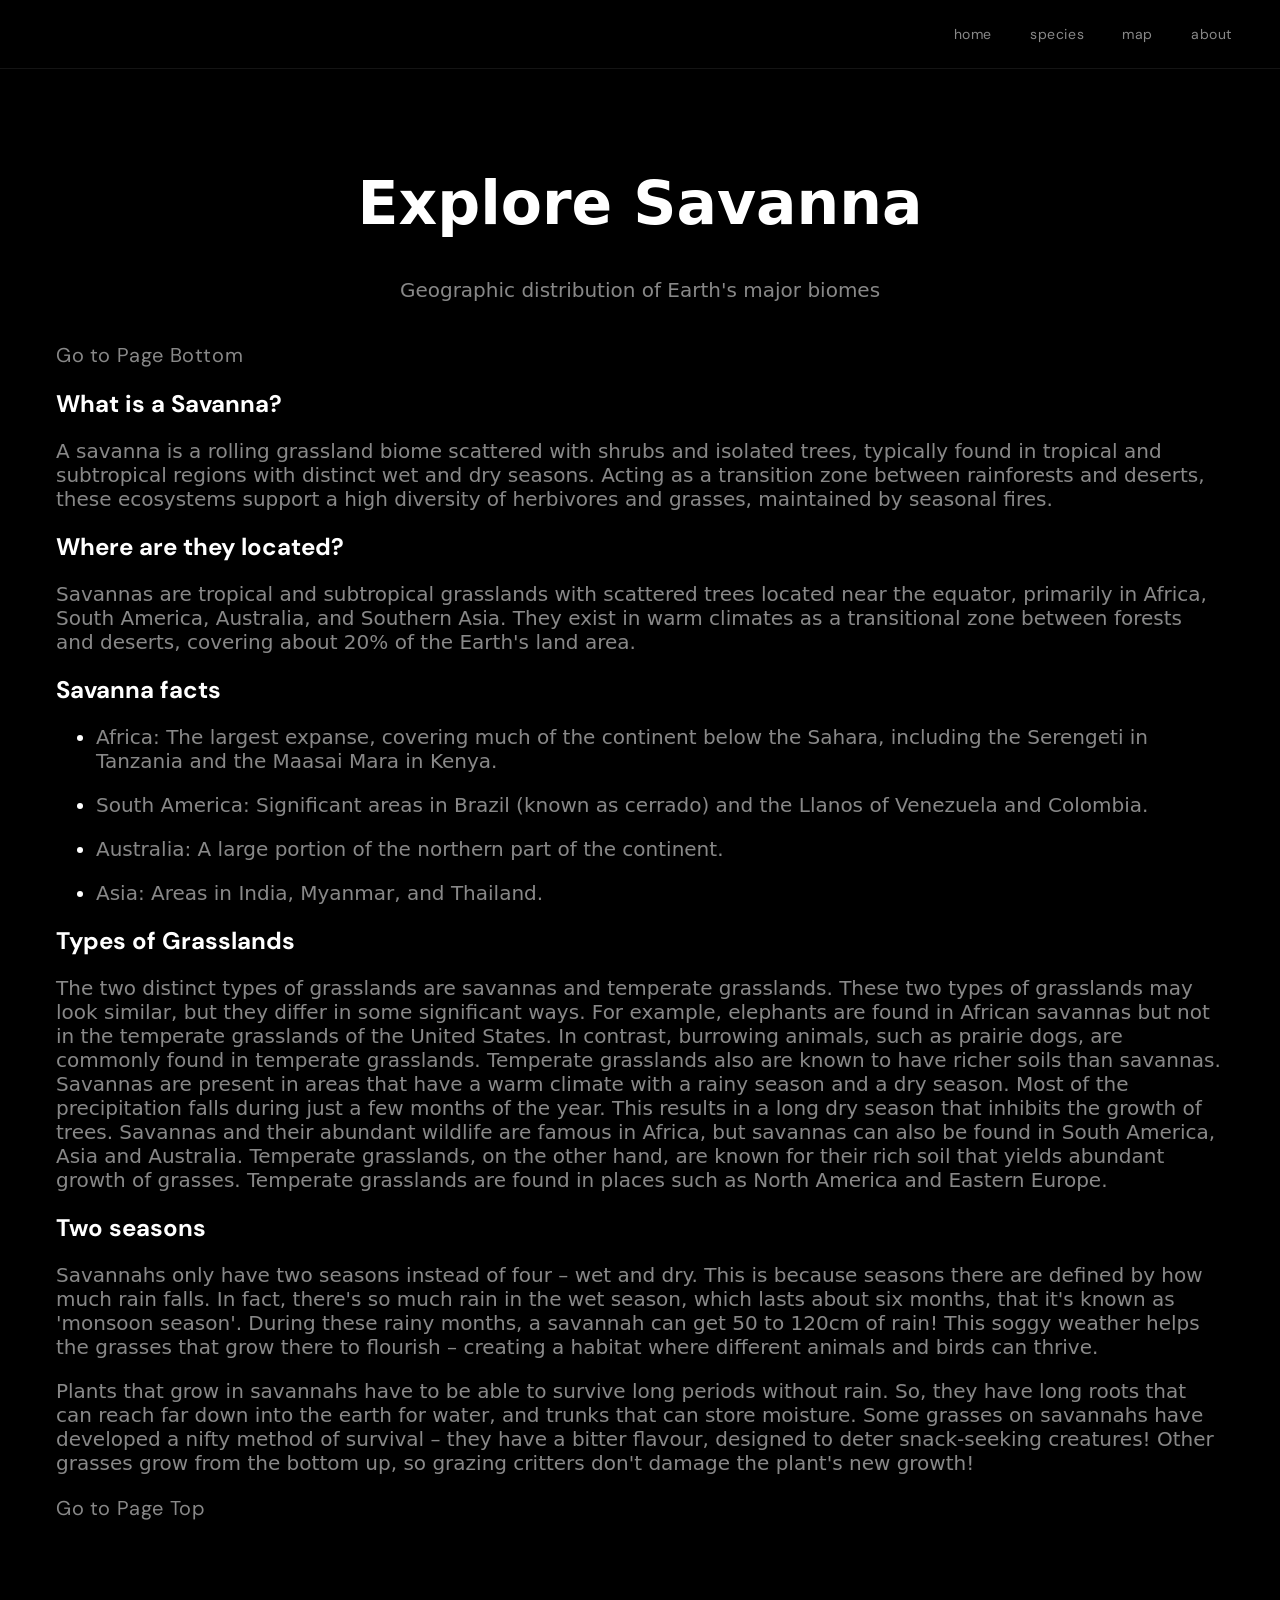
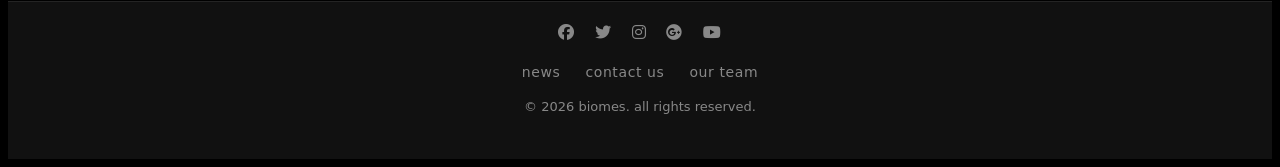
<file: savanna.html>
<!DOCTYPE html>
<html lang="en">
<head>
  <meta charset="UTF-8">
  <meta name="viewport" content="width=device-width, initial-scale=1.0">
  <meta name="keywords" content="Savanna, Plants & Animals">
  <title>savanna</title>
  <link rel="stylesheet" href="style/style.css">
  <link rel="stylesheet" href="https://cdnjs.cloudflare.com/ajax/libs/font-awesome/6.5.1/css/all.min.css" integrity="sha512-DTOQO9RWCH3ppGqcWaEA1BIZOC6xxalwEsw9c2QQeAIftl+Vegovlnee1c9QX4TctnWMn13TZye+giMm8e2LwA==" crossorigin="anonymous" referrerpolicy="no-referrer">
  <link rel="icon" href="images/logo.png" type="image/gif">
  <link href="https://fonts.googleapis.com/css2?family=DM+Sans:wght@300;400;500;600&family=DM+Serif+Display&display=swap" rel="stylesheet">
</head>
<body>

<header>
  <nav>
    <a href="index.html">home</a>
    <a href="species.html">species</a>
    <a href="map.html">map</a>
    <a href="about.html">about</a>
  </nav>
</header>

<main class="content">
  <h1 class="page-title">Explore Savanna</h1>
  <p class="page-subtitle">Geographic distribution of Earth's major biomes</p>

  <a id="top"></a>
  <a href="#bottom">Go to Page Bottom</a>

  <section>
    <article>
      <h2>What is a Savanna?</h2>
      <p>A savanna is a rolling grassland biome scattered with shrubs and isolated trees, typically found in tropical and subtropical regions with distinct wet and dry seasons. Acting as a transition zone between rainforests and deserts, these ecosystems support a high diversity of herbivores and grasses, maintained by seasonal fires.</p>
      <h2>Where are they located?</h2>
      <p>Savannas are tropical and subtropical grasslands with scattered trees located near the equator, primarily in Africa, South America, Australia, and Southern Asia. They exist in warm climates as a transitional zone between forests and deserts, covering about 20% of the Earth's land area.</p>

      <aside>
        <h2>Savanna facts</h2>
        <ul>
          <li><p>Africa: The largest expanse, covering much of the continent below the Sahara, including the Serengeti in Tanzania and the Maasai Mara in Kenya.</p></li>
          <li><p>South America: Significant areas in Brazil (known as cerrado) and the Llanos of Venezuela and Colombia.</p></li>
          <li><p>Australia: A large portion of the northern part of the continent.</p></li>
          <li><p>Asia: Areas in India, Myanmar, and Thailand.</p></li>
        </ul>
      </aside>

      <h2>Types of Grasslands</h2>
      <p>The two distinct types of grasslands are savannas and temperate grasslands. These two types of grasslands may look similar, but they differ in some significant ways. For example, elephants are found in African savannas but not in the temperate grasslands of the United States. In contrast, burrowing animals, such as prairie dogs, are commonly found in temperate grasslands. Temperate grasslands also are known to have richer soils than savannas.
      Savannas are present in areas that have a warm climate with a rainy season and a dry season. Most of the precipitation falls during just a few months of the year. This results in a long dry season that inhibits the growth of trees. Savannas and their abundant wildlife are famous in Africa, but savannas can also be found in South America, Asia and Australia.
      Temperate grasslands, on the other hand, are known for their rich soil that yields abundant growth of grasses. Temperate grasslands are found in places such as North America and Eastern Europe.</p>

      <h2>Two seasons</h2>
      <p>Savannahs only have two seasons instead of four – wet and dry. This is because seasons there are defined by how much rain falls. In fact, there's so much rain in the wet season, which lasts about six months, that it's known as 'monsoon season'. During these rainy months, a savannah can get 50 to 120cm of rain! This soggy weather helps the grasses that grow there to flourish – creating a habitat where different animals and birds can thrive.</p>
      <p>Plants that grow in savannahs have to be able to survive long periods without rain. So, they have long roots that can reach far down into the earth for water, and trunks that can store moisture. Some grasses on savannahs have developed a nifty method of survival – they have a bitter flavour, designed to deter snack-seeking creatures! Other grasses grow from the bottom up, so grazing critters don't damage the plant's new growth!</p>
    </article>

    <a id="bottom"></a>
    <a href="#top">Go to Page Top</a>
  </section>
</main>

<footer class="footer">
  <section class="footerIcons">
    <a href="https://www.facebook.com/"><i class="fa-brands fa-facebook"></i></a>
    <a href="https://x.com/?lang=en-ie"><i class="fa-brands fa-twitter"></i></a>
    <a href="https://www.instagram.com/"><i class="fa-brands fa-instagram"></i></a>
    <a href="https://www.google.com/"><i class="fa-brands fa-google-plus"></i></a>
    <a href="https://www.youtube.com/"><i class="fa-brands fa-youtube"></i></a>
  </section>

  <ul class="footerMenu">
    <li><a href="newspaper.html">news</a></li>
    <li><a href="contact.html">contact us</a></li>
    <li><a href="team.html">our team</a></li>
  </ul>

  <section class="footerBottom">
    <p class="footer-copy">&copy; 2026 biomes. all rights reserved.</p>
  </section>
</footer>

</body>
</html>
</file>
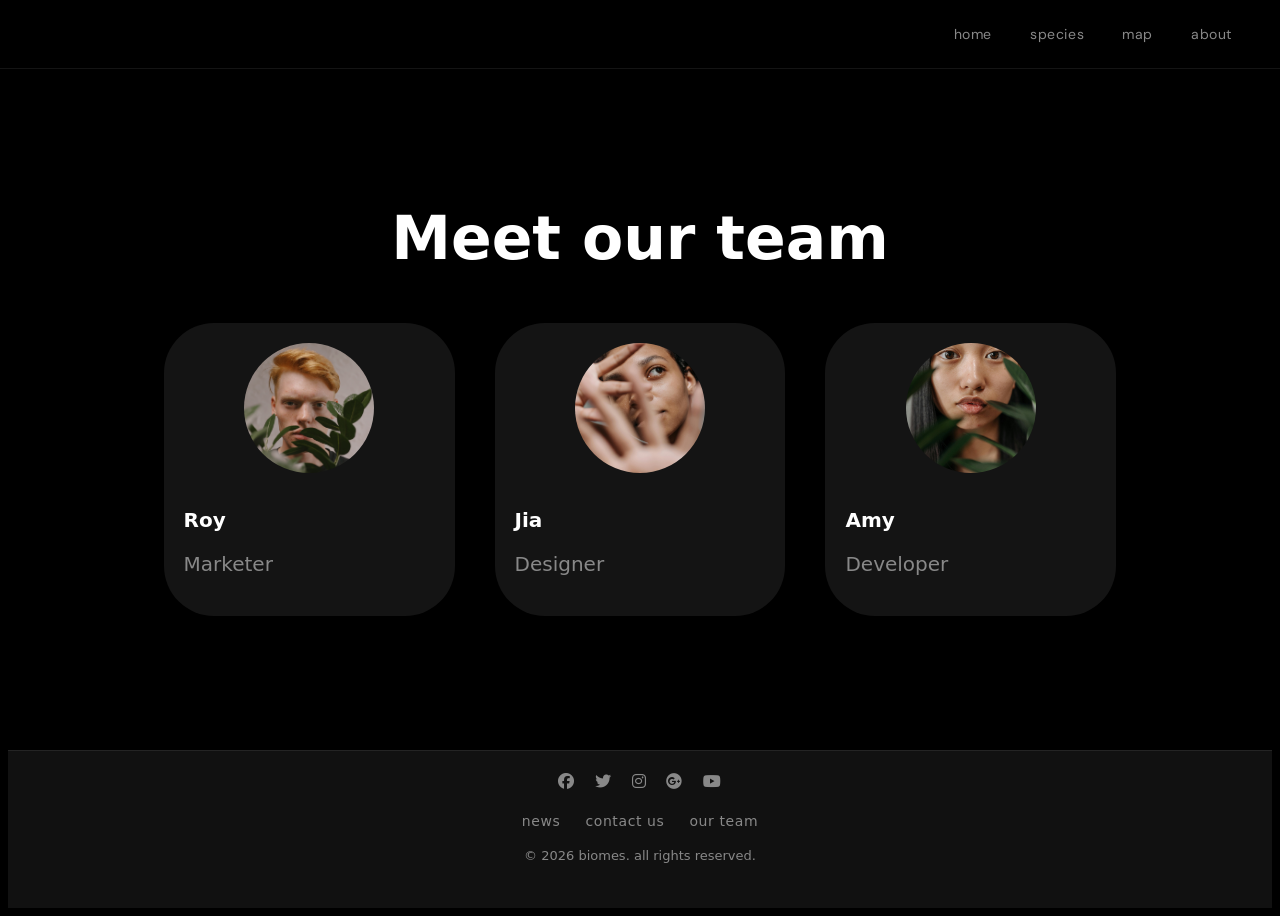
<file: team.html>
<!DOCTYPE html>
<html lang="en">
<head>
  <meta charset="UTF-8">
  <meta name="viewport" content="width=device-width, initial-scale=1.0">
  <meta name="keywords" content="Team, biomes">
  <title>our team</title>
  <link rel="stylesheet" href="style/style.css">
  <link rel="stylesheet" href="https://cdnjs.cloudflare.com/ajax/libs/font-awesome/6.5.1/css/all.min.css" integrity="sha512-DTOQO9RWCH3ppGqcWaEA1BIZOC6xxalwEsw9c2QQeAIftl+Vegovlnee1c9QX4TctnWMn13TZye+giMm8e2LwA==" crossorigin="anonymous" referrerpolicy="no-referrer">
  <link rel="icon" href="images/logo.png" type="image/gif">
  <link href="https://fonts.googleapis.com/css2?family=DM+Sans:wght@400;500;600&family=DM+Serif+Display&display=swap" rel="stylesheet">
  <style>
  body {
  background-image: url('images/background.jpg');
  float: center;
  }
</style>
</head>
<body>

<header>
  <nav>
    <a href="index.html">home</a>
    <a href="species.html">species</a>
    <a href="map.html">map</a>
    <a href="about.html">about</a>
  </nav>
</header>

<main class="content">
  <section class="team-section">
    <section class="team-title">
      <h2 class="page-title">Meet our team</h2>
    </section>
    <section class="team-cards">
      <article class="team-card">
        <section class="team-image">
          <img src="images/team/person3.PNG" alt="Roy">
        </section>
        <section class="team-details">
          <h3>Roy</h3>
          <p>Marketer</p>
        </section>
      </article>
      <article class="team-card">
        <section class="team-image">
          <img src="images/team/person1.jpg" alt="Jia">
        </section>
        <section class="team-details">
          <h3>Jia</h3>
          <p>Designer</p>
        </section>
      </article>
      <article class="team-card">
        <section class="team-image">
          <img src="images/team/person2.jpg" alt="Amy">
        </section>
        <section class="team-details">
          <h3>Amy</h3>
          <p>Developer</p>
        </section>
      </article>
    </section>
  </section>
</main>

<footer class="footer">
  <section class="footerIcons">
    <a href="https://www.facebook.com/"><i class="fa-brands fa-facebook"></i></a>
    <a href="https://x.com/?lang=en-ie"><i class="fa-brands fa-twitter"></i></a>
    <a href="https://www.instagram.com/"><i class="fa-brands fa-instagram"></i></a>
    <a href="https://www.google.com/"><i class="fa-brands fa-google-plus"></i></a>
    <a href="https://www.youtube.com/"><i class="fa-brands fa-youtube"></i></a>
  </section>

  <ul class="footerMenu">
    <li><a href="newspaper.html">news</a></li>
    <li><a href="contact.html">contact us</a></li>
    <li><a href="team.html">our team</a></li>
  </ul>

  <section class="footerBottom">
    <p class="footer-copy">&copy; 2026 biomes. all rights reserved.</p>
  </section>
</footer>

</body>
</html>
</file>
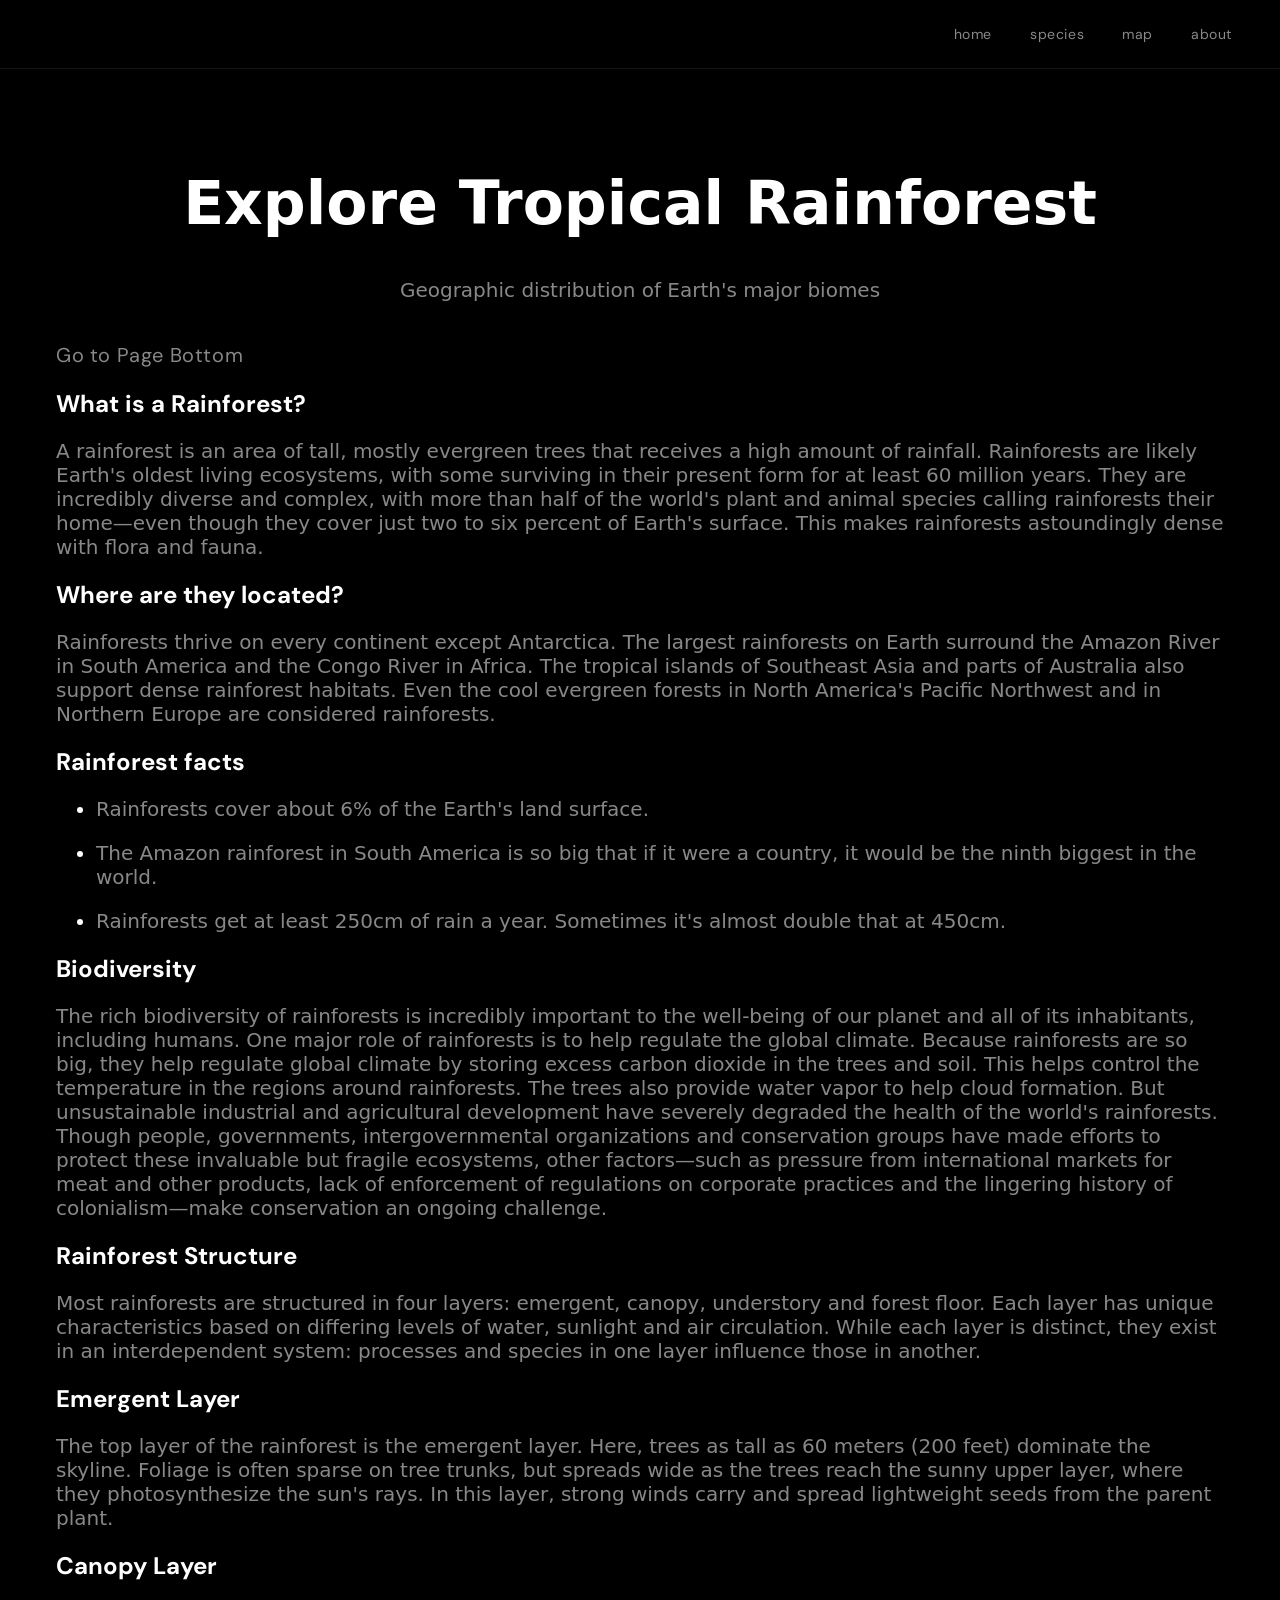
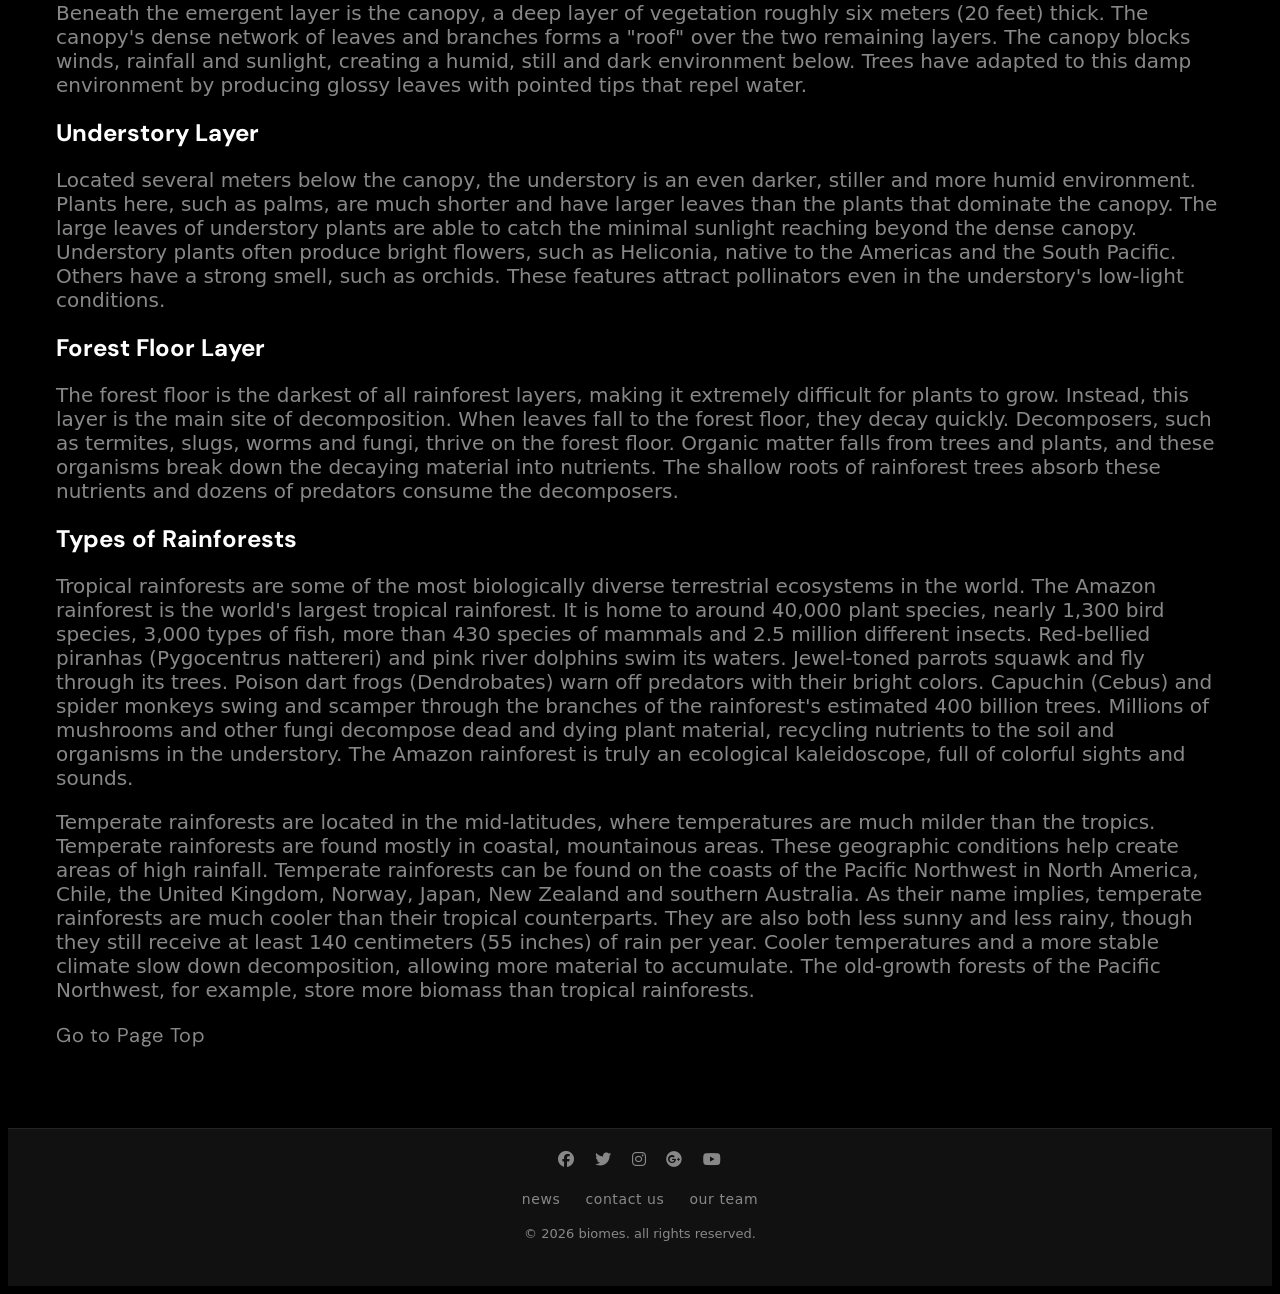
<file: tropicalrainforest.html>
<!DOCTYPE html>
<html lang="en">
<head>
  <meta charset="UTF-8">
  <meta name="viewport" content="width=device-width, initial-scale=1.0">
  <meta name="keywords" content="Tropical rainforest, layer, type">
  <title>tropical rainforest</title>
  <link rel="stylesheet" href="style/style.css">
  <link rel="stylesheet" href="https://cdnjs.cloudflare.com/ajax/libs/font-awesome/6.5.1/css/all.min.css" integrity="sha512-DTOQO9RWCH3ppGqcWaEA1BIZOC6xxalwEsw9c2QQeAIftl+Vegovlnee1c9QX4TctnWMn13TZye+giMm8e2LwA==" crossorigin="anonymous" referrerpolicy="no-referrer">
  <link rel="icon" href="images/logo.png" type="image/gif">
  <link href="https://fonts.googleapis.com/css2?family=DM+Sans:wght@300;400;500;600&family=DM+Serif+Display&display=swap" rel="stylesheet">
</head>
<body>

<header>
  <nav>
    <a href="index.html">home</a>
    <a href="species.html">species</a>
    <a href="map.html">map</a>
    <a href="about.html">about</a>
  </nav>
</header>

<main class="content">
  <h1 class="page-title">Explore Tropical Rainforest</h1>
  <p class="page-subtitle">Geographic distribution of Earth's major biomes</p>

  <a id="top"></a>
  <a href="#bottom">Go to Page Bottom</a>

  <section>
    <article>
      <h2>What is a Rainforest?</h2>
      <p>A rainforest is an area of tall, mostly evergreen trees that receives a high amount of rainfall.
        Rainforests are likely Earth's oldest living ecosystems, with some surviving in their present form for at least 60 million years.
        They are incredibly diverse and complex, with more than half of the world's plant and animal species calling rainforests their home—even though they cover just two to six percent of Earth's surface. This makes rainforests astoundingly dense with flora and fauna.</p>
      <h2>Where are they located?</h2>
      <p>Rainforests thrive on every continent except Antarctica. The largest rainforests on Earth surround the Amazon River in South America and the Congo River in Africa. The tropical islands of Southeast Asia and parts of Australia also support dense rainforest habitats. Even the cool evergreen forests in North America's Pacific Northwest and in Northern Europe are considered rainforests.</p>

      <aside>
        <h2>Rainforest facts</h2>
        <ul>
          <li><p>Rainforests cover about 6% of the Earth's land surface.</p></li>
          <li><p>The Amazon rainforest in South America is so big that if it were a country, it would be the ninth biggest in the world.</p></li>
          <li><p>Rainforests get at least 250cm of rain a year. Sometimes it's almost double that at 450cm.</p></li>
        </ul>
      </aside>

      <h2>Biodiversity</h2>
      <p>The rich biodiversity of rainforests is incredibly important to the well-being of our planet and all of its inhabitants, including humans. One major role of rainforests is to help regulate the global climate. Because rainforests are so big, they help regulate global climate by storing excess carbon dioxide in the trees and soil. This helps control the temperature in the regions around rainforests. The trees also provide water vapor to help cloud formation.
      But unsustainable industrial and agricultural development have severely degraded the health of the world's rainforests. Though people, governments, intergovernmental organizations and conservation groups have made efforts to protect these invaluable but fragile ecosystems, other factors—such as pressure from international markets for meat and other products, lack of enforcement of regulations on corporate practices and the lingering history of colonialism—make conservation an ongoing challenge.</p>

      <h2>Rainforest Structure</h2>
      <p>Most rainforests are structured in four layers: emergent, canopy, understory and forest floor. Each layer has unique characteristics based on differing levels of water, sunlight and air circulation. While each layer is distinct, they exist in an interdependent system: processes and species in one layer influence those in another.</p>

      <h2>Emergent Layer</h2>
      <p>The top layer of the rainforest is the emergent layer. Here, trees as tall as 60 meters (200 feet) dominate the skyline. Foliage is often sparse on tree trunks, but spreads wide as the trees reach the sunny upper layer, where they photosynthesize the sun's rays. In this layer, strong winds carry and spread lightweight seeds from the parent plant.</p>

      <h2>Canopy Layer</h2>
      <p>Beneath the emergent layer is the canopy, a deep layer of vegetation roughly six meters (20 feet) thick. The canopy's dense network of leaves and branches forms a "roof" over the two remaining layers.
      The canopy blocks winds, rainfall and sunlight, creating a humid, still and dark environment below. Trees have adapted to this damp environment by producing glossy leaves with pointed tips that repel water.</p>

      <h2>Understory Layer</h2>
      <p>Located several meters below the canopy, the understory is an even darker, stiller and more humid environment. Plants here, such as palms, are much shorter and have larger leaves than the plants that dominate the canopy. The large leaves of understory plants are able to catch the minimal sunlight reaching beyond the dense canopy.
      Understory plants often produce bright flowers, such as Heliconia, native to the Americas and the South Pacific. Others have a strong smell, such as orchids. These features attract pollinators even in the understory's low-light conditions.</p>

      <h2>Forest Floor Layer</h2>
      <p>The forest floor is the darkest of all rainforest layers, making it extremely difficult for plants to grow. Instead, this layer is the main site of decomposition. When leaves fall to the forest floor, they decay quickly.
      Decomposers, such as termites, slugs, worms and fungi, thrive on the forest floor. Organic matter falls from trees and plants, and these organisms break down the decaying material into nutrients. The shallow roots of rainforest trees absorb these nutrients and dozens of predators consume the decomposers.</p>

      <aside>
        <h2>Types of Rainforests</h2>
        <p>Tropical rainforests are some of the most biologically diverse terrestrial ecosystems in the world. The Amazon rainforest is the world's largest tropical rainforest. It is home to around 40,000 plant species, nearly 1,300 bird species, 3,000 types of fish, more than 430 species of mammals and 2.5 million different insects. Red-bellied piranhas (Pygocentrus nattereri) and pink river dolphins swim its waters. Jewel-toned parrots squawk and fly through its trees. Poison dart frogs (Dendrobates) warn off predators with their bright colors. Capuchin (Cebus) and spider monkeys swing and scamper through the branches of the rainforest's estimated 400 billion trees. Millions of mushrooms and other fungi decompose dead and dying plant material, recycling nutrients to the soil and organisms in the understory. The Amazon rainforest is truly an ecological kaleidoscope, full of colorful sights and sounds.</p>
        <p>Temperate rainforests are located in the mid-latitudes, where temperatures are much milder than the tropics. Temperate rainforests are found mostly in coastal, mountainous areas. These geographic conditions help create areas of high rainfall. Temperate rainforests can be found on the coasts of the Pacific Northwest in North America, Chile, the United Kingdom, Norway, Japan, New Zealand and southern Australia.
          As their name implies, temperate rainforests are much cooler than their tropical counterparts. They are also both less sunny and less rainy, though they still receive at least 140 centimeters (55 inches) of rain per year.
          Cooler temperatures and a more stable climate slow down decomposition, allowing more material to accumulate. The old-growth forests of the Pacific Northwest, for example, store more biomass than tropical rainforests.</p>
      </aside>
    </article>

    <a id="bottom"></a>
    <a href="#top">Go to Page Top</a>
  </section>
</main>

<footer class="footer">
  <section class="footerIcons">
    <a href="https://www.facebook.com/"><i class="fa-brands fa-facebook"></i></a>
    <a href="https://x.com/?lang=en-ie"><i class="fa-brands fa-twitter"></i></a>
    <a href="https://www.instagram.com/"><i class="fa-brands fa-instagram"></i></a>
    <a href="https://www.google.com/"><i class="fa-brands fa-google-plus"></i></a>
    <a href="https://www.youtube.com/"><i class="fa-brands fa-youtube"></i></a>
  </section>

  <ul class="footerMenu">
    <li><a href="newspaper.html">news</a></li>
    <li><a href="contact.html">contact us</a></li>
    <li><a href="team.html">our team</a></li>
  </ul>

  <section class="footerBottom">
    <p class="footer-copy">&copy; 2026 biomes. all rights reserved.</p>
  </section>
</footer>

</body>
</html>
</file>
<file: style/style.css>
html, body {
  background-color: #000000;
  color: #ffffff;
  font-family: 'DM Sans', sans-serif;
  min-height: 100vh;
  display: flex;
  flex-direction: column;
  scroll-padding-top: 300px;
}

main {
  flex: 1;
}

h3 {
  color: white;
  text-align: left;
  font-size:  20px;
  font-family: system-ui, -apple-system, BlinkMacSystemFont, 'Segoe UI', Roboto, Oxygen, Ubuntu, Cantarell, 'Open Sans', 'Helvetica Neue', sans-serif;
}

#bottom {
  text-decoration: none;
}

p {
  color: #888888;
  text-align: left;
  font-size:  20px;
  font-family: system-ui, -apple-system, BlinkMacSystemFont, 'Segoe UI', Roboto, Oxygen, Ubuntu, Cantarell, 'Open Sans', 'Helvetica Neue', sans-serif;
}  

/* navigation bar */
nav {
  position: fixed;
  top: 0;
  left: 0;
  right: 0;
  z-index: 100;
  display: flex;
  justify-content: flex-end;
  align-items: center;
  padding: 25px 48px;
  gap: 38px;
  background-color: #000000;
  border-bottom: 1px solid rgba(255,255,255,0.08);
}

nav a {
  color: #888888;
  text-decoration: none;
  font-size: 14px;
  font-weight: 400;
  letter-spacing: 0.6px;
  transition: color 0.2s;
}

nav a:hover {
  color: #ffffff;
}

nav a.active {
  color: #ffffff;
  font-weight: 500;
}

/* biomes hero text */
.hero {
  flex: 1;
  display: flex;
  align-items: flex-start;
  justify-content: flex-start;
  gap: 64px;
  padding: 160px 48px 80px;
  padding-top: 120px;
  max-width: 1100px;
  width: 100%;
}


.hero-title {
  font-family: 'DM Serif Display', serif;
  font-size: 260px;
  font-weight: 400;
  line-height: 0.7;
  letter-spacing: -0.3px;
  color: #ffffff;
  padding: 0;
  margin: 0;
}

.hero-right {
  display: flex;
  flex-direction: column;
  gap: 16px;
}

.hero-desc {
  font-size: 14px;
  text-align-last: left;
  line-height: 1.75;
  color: #888888;
  max-width: 600px;
}
/* button beside biomes hero text */
.btn {
  display: inline-block;
  padding: 14px 32px;
  border: 1px solid rgba(255,255,255,0.25);
  border-radius: 999px;
  background: transparent;
  color: #ffffff;
  font-size: 14px;
  text-decoration: none;
  width: fit-content;
  transition: background 0.2s, border-color 0.2s;
}

.btn:hover {
  background: rgba(255,255,255,0.08);
  border-color: rgba(255,255,255,0.5);
}

/* homepage cards */
.cards-row {
  display: flex;
  gap: 16px;
  padding: 0 48px 80px;
  overflow-x: auto;
  scrollbar-width: none;
}

.biome-card {
  display: flex;
  flex-direction: column;
  justify-content: flex-end;
  flex: 0 0 300px;
  height: 380px;
  border-radius: 18px;
  overflow: hidden;
  position: relative;
  text-decoration: none;
  transition: transform 0.3s;
}

.biome-card:hover {
  transform: translateY(-5px);
}

.biome-card img {
  position: absolute;
  inset: 0;
  width: 100%;
  height: 100%;
  object-fit: cover;
  transition: transform 0.4s;
}

.biome-card:hover img {
  transform: scale(1.05);
}

.card-overlay {
  position: absolute;
  inset: 0;
  background: linear-gradient(to top, rgba(0,0,0,0.9) 0%, transparent 55%);
}

.card-info {
  position: relative;
  z-index: 2;
  padding: 16px 18px;
  font-size: 16px;
  font-weight: 500;
  color: #ffffff;
}

.content {
  flex: 1;
  padding: 120px 48px 80px;
  background-color: #000000;
}

.page-title {
  color: white;
  padding-top: 0;
  text-align: center;
  font-size:  60px;
  font-family: system-ui, -apple-system, BlinkMacSystemFont, 'Segoe UI', Roboto, Oxygen, Ubuntu, Cantarell, 'Open Sans', 'Helvetica Neue', sans-serif;
}

.page-subtitle {
  color: #888888;
  font-size: 20px;
  margin-bottom: 40px;
  text-align: center;
}

/* card details / species section*/
.card-container{
  display: flex;
  justify-content: center;
  flex-wrap: wrap;
  margin-top: 100px;
}

.card {
  width: 325px;
  background-color:black;
  border-radius: 8px;
  overflow: hidden;
  box-shadow: 0px 2px 4px rgba(255,255,255,0.08);
  margin: 20px;
}

.card img {
  width: 100%;
  height: auto;
}

.card-content {
  padding: 16px;
}
.card-content h3{
  font-size: 28px;
  margin-bottom: 8px;
}
.card-content p{
  color: #666;
  font-size: 15px;
  line-height: 1.3;
}

/* map */
iframe {
  width: 100%;
  border-radius: 16px;
}


/* contact us section */
.contact-title {
  color: white;
  padding-top: 20px;
  text-align: center;
  font-size:  60px;
  font-family: system-ui, -apple-system, BlinkMacSystemFont, 'Segoe UI', Roboto, Oxygen, Ubuntu, Cantarell, 'Open Sans', 'Helvetica Neue', sans-serif;
}

input {
  background-color: white;
  width: 70%;
  margin-left: 12%;
  font-size: 20px;
  padding: 16px 16px;
  border-radius: 10px;;
  border-color: black;
  margin-bottom: 20px;
}

textarea {
  background-color: white;
  width: 70%;
  margin-left: 12%;
  font-size: 20px;
  padding: 16px 16px;
  border-radius: 10px;;
  border-color: black;
  margin-bottom: 25px;
  font-family: system-ui, -apple-system, BlinkMacSystemFont, 'Segoe UI', Roboto, Oxygen, Ubuntu, Cantarell, 'Open Sans', 'Helvetica Neue', sans-serif;
}

input:focus-within {
  outline: none;
  border-color: #5bd183;
  border-width: 3px;
}

textarea:focus-within {
  outline: none;
  border-color: #5bd183;
  border-width: 3px;
}

button {
  background-color: #5bd183;
  border-radius: 20px;
  border-color: black;
  font-size: 22px;
  padding: 10px 18px;
  text-align: center;
  display: flex;
  margin: auto;
}

button:hover {
    opacity: 80%;
    cursor: pointer;
}

a {
  color: #888888;
  text-decoration: none;
  font-size: 20px;
  font-weight: 400;
  letter-spacing: 0.6px;
  transition: color 0.2s;
}

a:hover {
  color: white;
}

.required {
  font-weight: bold;
  color: red;
}

/* footer section */
footer{
  background-color: #111;
  border-top: 1px solid rgba(255,255,255,0.08);
  padding: 20px 20px;
  text-align: center;
  color: #ccc;
}

.footerIcons {
  margin-bottom: 15px;
}

.footerIcons a {
  display: inline-block;
  margin: 0 8px;
  font-size: 16px;
}

.footerMenu{
  display: flex;
  justify-content: center;
  gap: 25px;
  list-style: none;
  padding: 0;
  margin: 0;
}

.footerMenu a{
  text-decoration: none;
  font-size: 14px;
}

.footer-copy{
  margin-top: 5px;
  font-size: 13px;
}

.footerBottom{
  padding: 12px;
  font-size: 13px;
  display: flex;
  justify-content: center;
}

/* newspaper */
.banner {
  width: 100%;
}

.title {
  text-align: center;
}

.newspaper-columns {
  columns: 3;
  column-gap: 30px;
  column-rule: 1px solid rgba(255,255,255,0.08);
  padding-bottom: 10px;
}

.newspaper-columns p{
  break-inside: avoid;
}

.paragraph {
  margin-top: 0px;
  font-size: 16px;
  font-family: system-ui, -apple-system, BlinkMacSystemFont, 'Segoe UI', Roboto, Oxygen, Ubuntu, Cantarell, 'Open Sans', 'Helvetica Neue', sans-serif;
}

.newspaper-image {
  width: 100%;
}

/* team page */
.team-section {
  margin-top: 75px;
}

.team-cards {
  width: 85%;
  display: flex;
  justify-content: space-between;
  margin: 20px auto;
}

.team-card{
  background-color: rgba(255,255,255,0.08);
  border-radius: 50px;
  box-shadow: 0px 2px 5px rgba(0,0,0,0.2);
  margin: 0px 20px;
  padding: 20px;
  text-align: center;
  transition: transform 0.6s ease;
  width:calc(33.33% - 20px);
}

.team-card:hover{
  transform: translateY(-12px);
}

.team-image img{
  border-radius: 50%;
  height: 130px;
  width: 130px;
  object-fit: cover;
  margin-bottom: 10px;
}

/* table (more about us page) */
table, th, td {
  border: 1px solid rgba(255,255,255,0.08);
  border-collapse: collapse;

}
th, td {
  padding: 15px;
}
th {
  text-align: left;
}

/* about us page */
.about-hero {
  padding-top: 120px;
}

.about-container{
  display: flex;
  justify-content: center;
  align-items: center;
  width: 90%;
  margin: 65px auto;
}

.about-content{
  flex: 1;
  width: 600px;
  margin: 0px 25px;
}

.about-content h3{
  font-size: 38px;
  margin-bottom: 20px;
}

.about-content p{
  font-size: 20px;
  line-height: 1.5;
  margin-bottom: 40px;
}
.about-button{
  background-color: #5bd183;
  border-radius: 20px;
  border-color: black;
  font-size: 22px;
  padding: 10px 18px;
  text-align: center;
  display: inline-flex;
  margin: 0;
}

.about-button:hover {
    opacity: 80%;
    cursor: pointer;
}

.about-video{
  flex: 1;
  width: 600px;
  margin: auto;
}

.about-button a {
  color: black;
  font-size: 22px;
  letter-spacing: normal;
}

ul, ol {
  color: white;
  text-align: left;
  font-size:  20px;
  font-family: system-ui, -apple-system, BlinkMacSystemFont, 'Segoe UI', Roboto, Oxygen, Ubuntu, Cantarell, 'Open Sans', 'Helvetica Neue', sans-serif;
}
</file>
